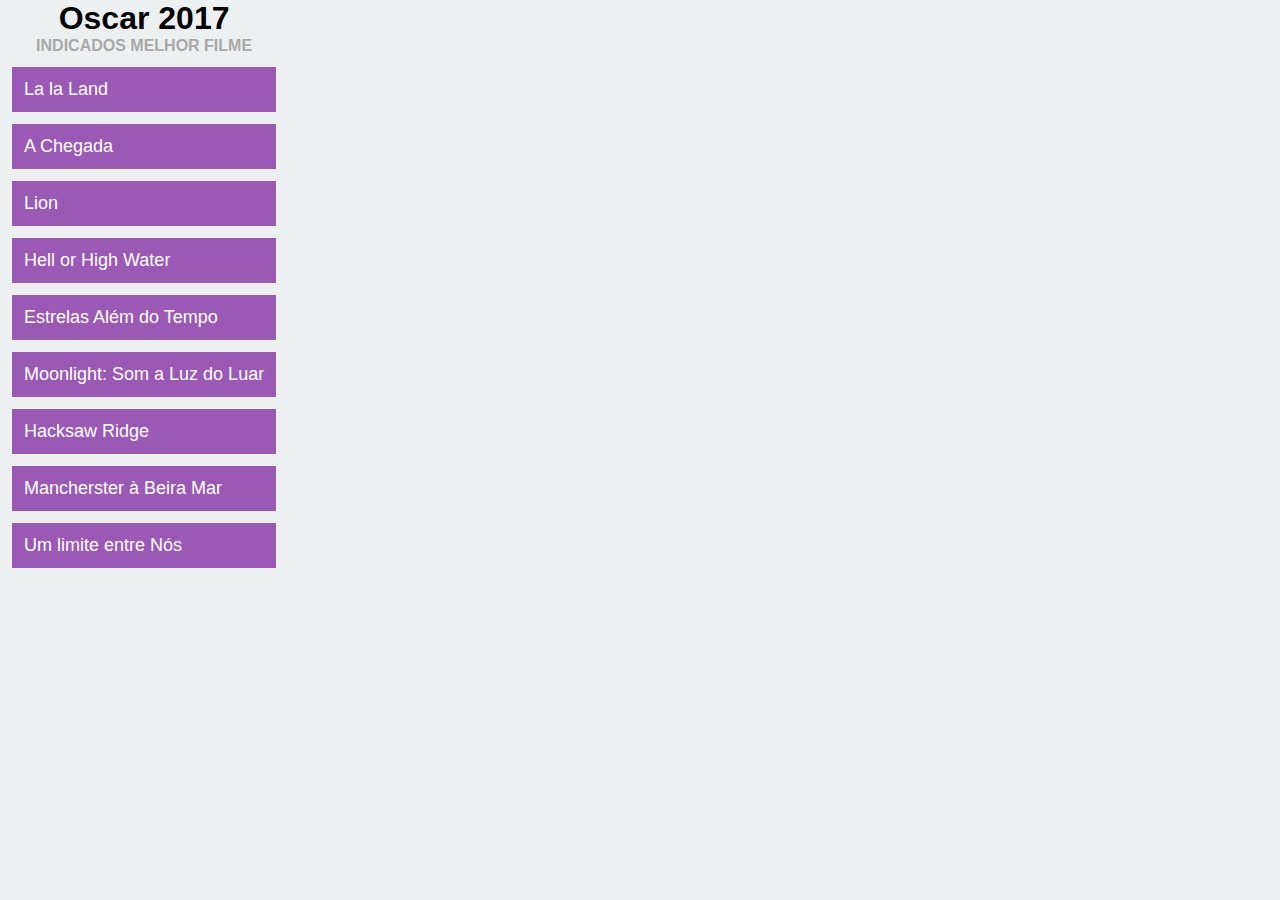
<file: proj001/index.html>
<!DOCTYPE html>
<html lang="pt-BR">
<head>
  <title>Document</title>
  <link rel="stylesheet" href="estilo.css">
</head>
<body>
  <h1>Oscar 2017</h1>
  <h2>Indicados Melhor Filme</h2>

  <ul>
    <li>La la Land</li>
    <li>A Chegada</li>
    <li>Lion</li>
    <li>Hell or High Water</li>
    <li>Estrelas Além do Tempo</li>
    <li>Moonlight: Som a Luz do Luar</li>
    <li>Hacksaw Ridge</li>
    <li>Mancherster à Beira Mar</li>
    <li>Um limite entre Nós</li>
  </ul>
  
</body>
</html>
</file>
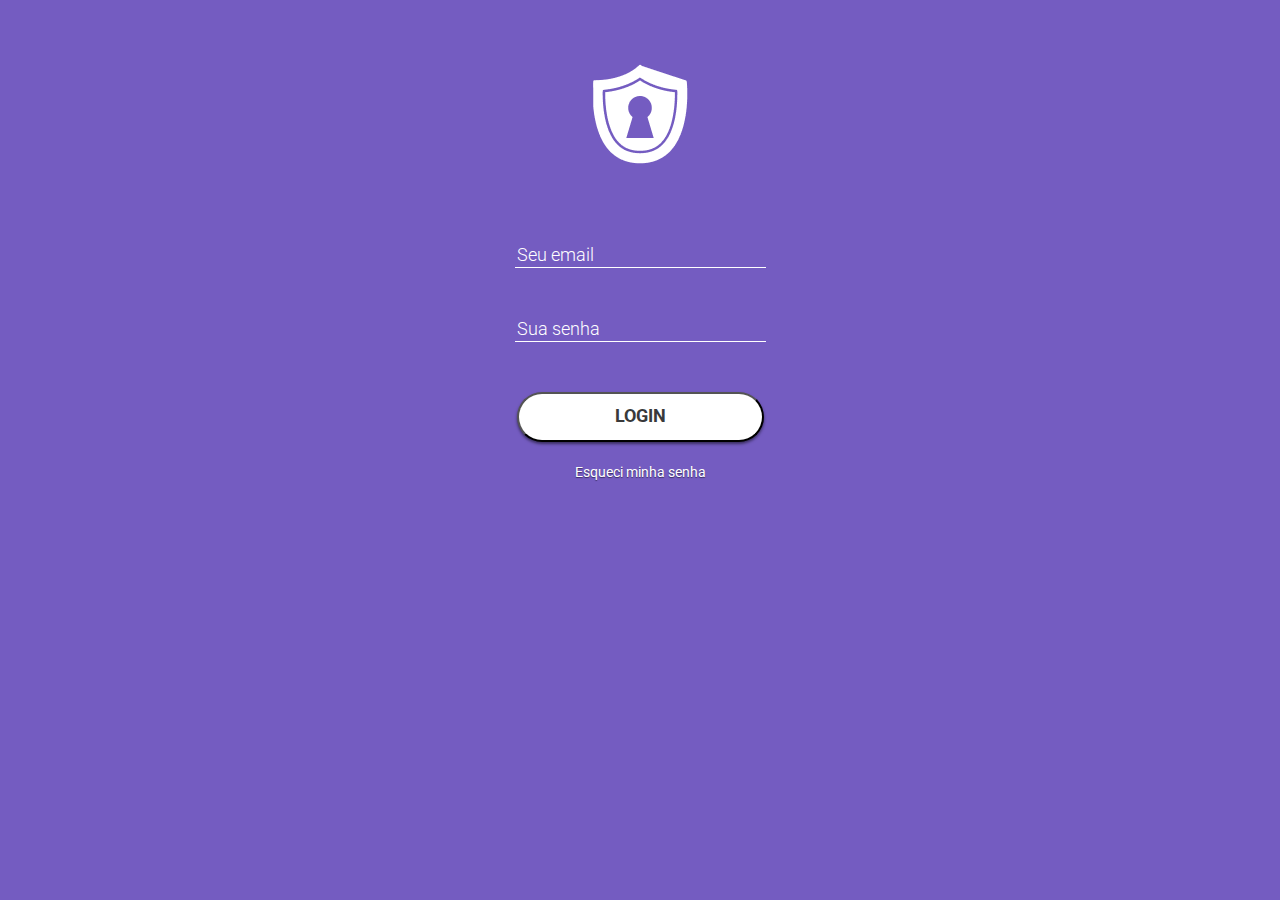
<file: proj003/index.html>
<!DOCTYPEhtml>
<html lang="pt-br">
    <head>
        <meta charset="UTF-8" />
        <title>pm-proj003-login</title>
        <link rel="stylesheet" href="normalize.css" >
        <link rel="stylesheet" href="estilo.css"><link href="https://fonts.googleapis.com/css?family=Roboto" rel="stylesheet">
    </head>
    <body>
        <img src="logo.png">
        <div class="container">
                        
            <div class="content">
               <form method="post" action="">
                   <p>
                       <input id="email_login" name="email_login" required="required" type="email" placeholder="Seu email"/>
                   </p>
                   <p>
                       <input id="password" name="password" required="required" type="password" placeholder="Sua senha"/>
                   </p>
                   <p>
                       <button type="submit"><b>login</b></button>
                   </p>
               </form>
               <a href="senha.html">Esqueci minha senha</a>
                
            </div>
        </div>
    </body>
</html>
</file>
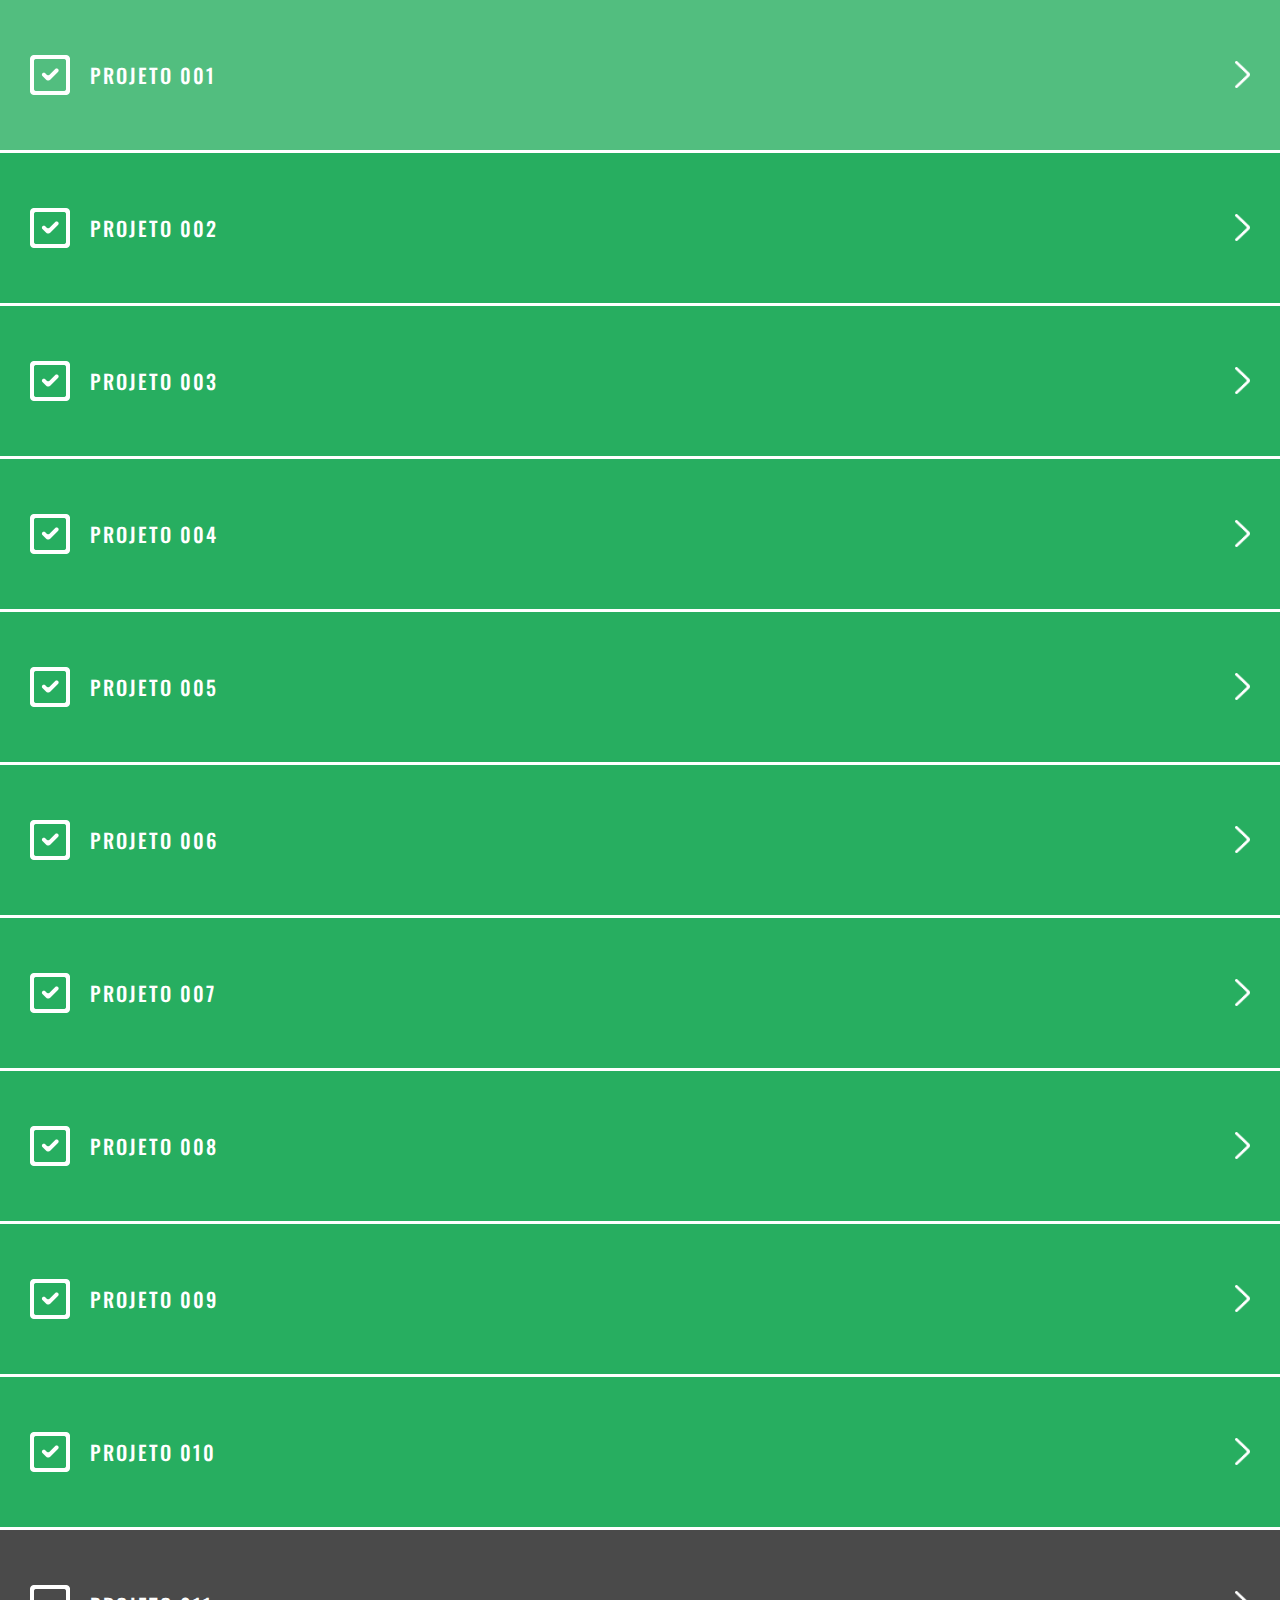
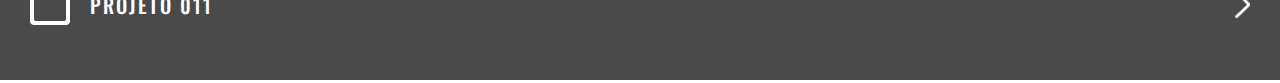
<file: proj004/index.html>
<!DOCTYPE html>
<html lang="pt-br">

<head>
    <meta charset="UTF-8" />
    <title>pm-proj004</title>
    <link rel="stylesheet" type="text/css" href="normalize.css">
    <link rel="stylesheet" type="text/css" href="estilo.css">
    <link rel="stylesheet" type="text/css" href="//fonts.googleapis.com/css?family=Oswald" />
</head>

<body>
    <ul>

        <li class="done">
            <a href="../proj001/">projeto 001</a>
        </li>

        <li class="done">
            <a href="../proj002/design/">projeto 002</a>
        </li>

        <li class="done">
            <a href="../proj003/">projeto 003</a>
        </li>

        <li class="done">
            <a href="index.html">projeto 004</a>
        </li>

        <li class="done">
            <a href="../proj005/">projeto 005</a>
        </li>

        <li class="done">
            <a href="../proj006/">projeto 006</a>
        </li>

        <li class="done">
            <a href="../proj007/">projeto 007</a>
        </li>

        <li class="done">
            <a href="../proj008/">projeto 008</a>
        </li>

        <li class="done">
            <a href="../proj009/">projeto 009</a>
        </li>

        <li class="done">
            <a href="../proj010/">projeto 010</a>
        </li>

        <li>
            <a id="undone" href="../proj011/">projeto 011</a>
        </li>

        <!--
        
        
        <li>
            <a id="undone" href="../proj012/">projeto 012</a>
        </li>
        
        <li>
            <a id="undone" href="../proj013/">projeto 013</a>
        </li>
        
        <li>
            <a id="undone" href="../proj014/">projeto 014</a>
        </li>
        
        <li>
            <a id="undone" href="../proj015/">projeto 015</a>
        </li>
        
        <li>
            <a id="undone" href="../proj016/">projeto 016</a>
        </li>
        
        <li>
            <a id="undone" href="../proj017/">projeto 017</a>
        </li>
        
        <li>
            <a id="undone" href="../proj018/">projeto 018</a>
        </li>
        
        <li>
            <a id="undone" href="../proj019/">projeto 019</a>
        </li>
        
        <li>
            <a id="undone" href="../proj020/">projeto 020</a>
        </li>
        
        -->

    </ul>
</body>

</html>
</file>
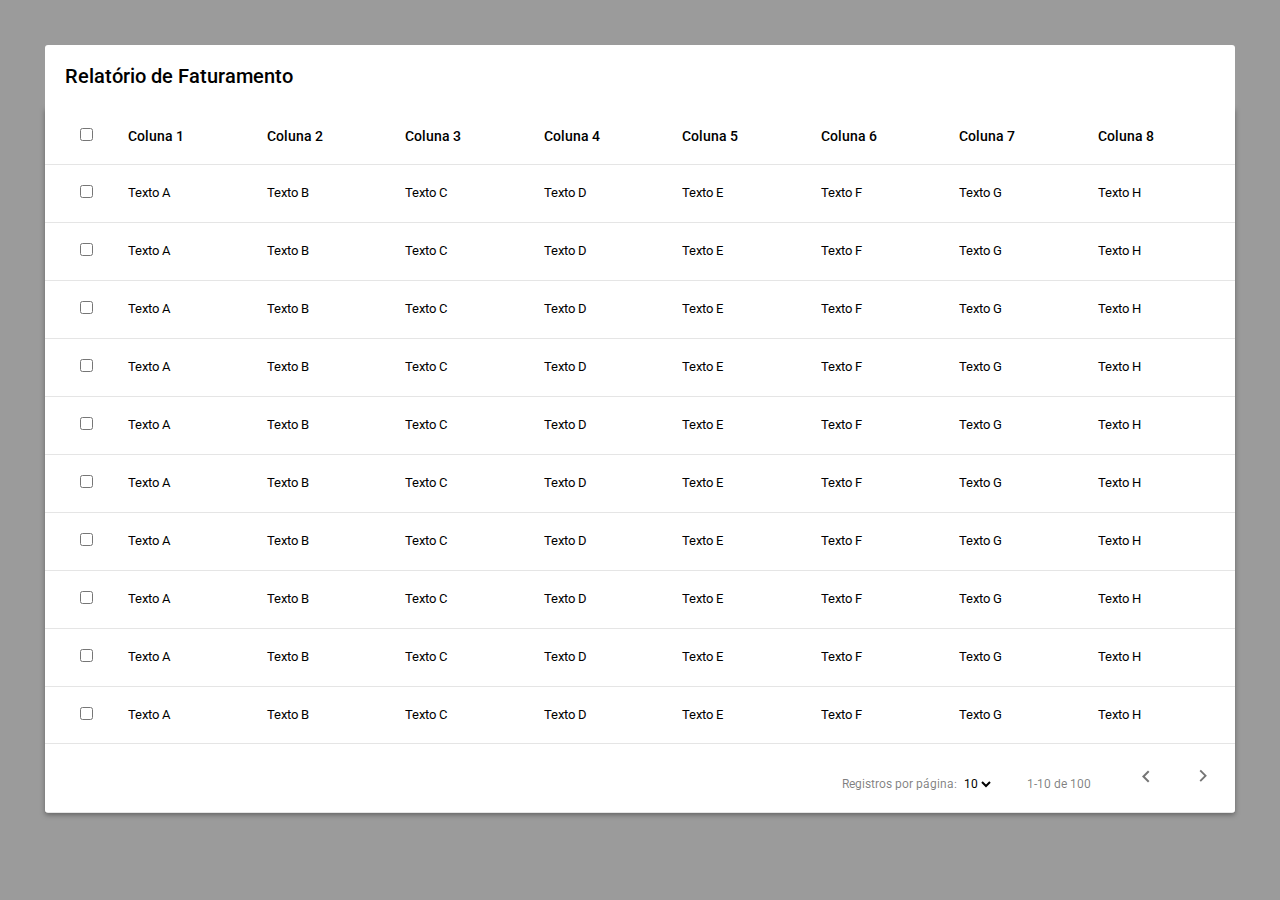
<file: proj005/index.html>
<!DOCTYPE html>

<html lang="pt-br">
   
    <head>
       
        <meta charset="UTF-8" />
        <title>pm-proj005</title>
        <link rel="stylesheet" type="text/css" href="normalize.css">
        <link rel="stylesheet" type="text/css" href="estilo.css">
        <link rel="stylesheet" type="text/css" href="https://fonts.googleapis.com/css?family=Roboto:400, 500">
        
    </head>
    
    <body>
       
        <table>
           
            <caption>Relatório de Faturamento</caption>
            
            <thead>
               
                <tr>
                   
                    <th><input type="checkbox"></th>
                    <th>Coluna 1</th>
                    <th>Coluna 2</th>
                    <th>Coluna 3</th>
                    <th>Coluna 4</th>
                    <th>Coluna 5</th>
                    <th>Coluna 6</th>
                    <th>Coluna 7</th>
                    <th>Coluna 8</th>
                    
                </tr>
                
            </thead>
            
            <tbody>
               
                <tr>
                   
                    <td><input type="checkbox"></td>
                    <td>Texto A</td>
                    <td>Texto B</td>
                    <td>Texto C</td>
                    <td>Texto D</td>
                    <td>Texto E</td>
                    <td>Texto F</td>
                    <td>Texto G</td>
                    <td>Texto H</td>
                    
                </tr>
                
                <tr>
                   
                    <td><input type="checkbox"></td>
                    <td>Texto A</td>
                    <td>Texto B</td>
                    <td>Texto C</td>
                    <td>Texto D</td>
                    <td>Texto E</td>
                    <td>Texto F</td>
                    <td>Texto G</td>
                    <td>Texto H</td>
                    
                </tr>
                
                <tr>
                   
                    <td><input type="checkbox"></td>
                    <td>Texto A</td>
                    <td>Texto B</td>
                    <td>Texto C</td>
                    <td>Texto D</td>
                    <td>Texto E</td>
                    <td>Texto F</td>
                    <td>Texto G</td>
                    <td>Texto H</td>
                    
                </tr>
                
                <tr>
                   
                    <td><input type="checkbox"></td>
                    <td>Texto A</td>
                    <td>Texto B</td>
                    <td>Texto C</td>
                    <td>Texto D</td>
                    <td>Texto E</td>
                    <td>Texto F</td>
                    <td>Texto G</td>
                    <td>Texto H</td>
                    
                </tr>
                
                <tr>
                   
                    <td><input type="checkbox"></td>
                    <td>Texto A</td>
                    <td>Texto B</td>
                    <td>Texto C</td>
                    <td>Texto D</td>
                    <td>Texto E</td>
                    <td>Texto F</td>
                    <td>Texto G</td>
                    <td>Texto H</td>
                    
                </tr>
                
                <tr>
                   
                    <td><input type="checkbox"></td>
                    <td>Texto A</td>
                    <td>Texto B</td>
                    <td>Texto C</td>
                    <td>Texto D</td>
                    <td>Texto E</td>
                    <td>Texto F</td>
                    <td>Texto G</td>
                    <td>Texto H</td>
                    
                </tr>
                
                <tr>
                   
                    <td><input type="checkbox"></td>
                    <td>Texto A</td>
                    <td>Texto B</td>
                    <td>Texto C</td>
                    <td>Texto D</td>
                    <td>Texto E</td>
                    <td>Texto F</td>
                    <td>Texto G</td>
                    <td>Texto H</td>
                    
                </tr>
                
                <tr>
                   
                    <td><input type="checkbox"></td>
                    <td>Texto A</td>
                    <td>Texto B</td>
                    <td>Texto C</td>
                    <td>Texto D</td>
                    <td>Texto E</td>
                    <td>Texto F</td>
                    <td>Texto G</td>
                    <td>Texto H</td>
                    
                </tr>
                
                <tr>
                   
                    <td><input type="checkbox"></td>
                    <td>Texto A</td>
                    <td>Texto B</td>
                    <td>Texto C</td>
                    <td>Texto D</td>
                    <td>Texto E</td>
                    <td>Texto F</td>
                    <td>Texto G</td>
                    <td>Texto H</td>
                </tr>
                
                <tr>
                   
                    <td><input type="checkbox"></td>
                    <td>Texto A</td>
                    <td>Texto B</td>
                    <td>Texto C</td>
                    <td>Texto D</td>
                    <td>Texto E</td>
                    <td>Texto F</td>
                    <td>Texto G</td>
                    <td>Texto H</td>
                    
                </tr>
                
            </tbody>
            
            <tfoot>
               
                <tr>
                  
                   <td colspan="9">Registros por página:
                        
                        <select>
                            <option value="10">10</option>
                            <option value="20">20</option>
                            <option value="30">30</option>
                        </select>     
                                           
                        <span>1-10 de 100</span> 
                                               
                        <a href="#"><img src="Icon.png"></a> 
                                               
                        <a href="#"><img src="Icon2.png"></a>
                        
                   </td>
                   
               </tr>
               
            </tfoot>
            
        </table>        
        
    </body>
    
</html>
</file>
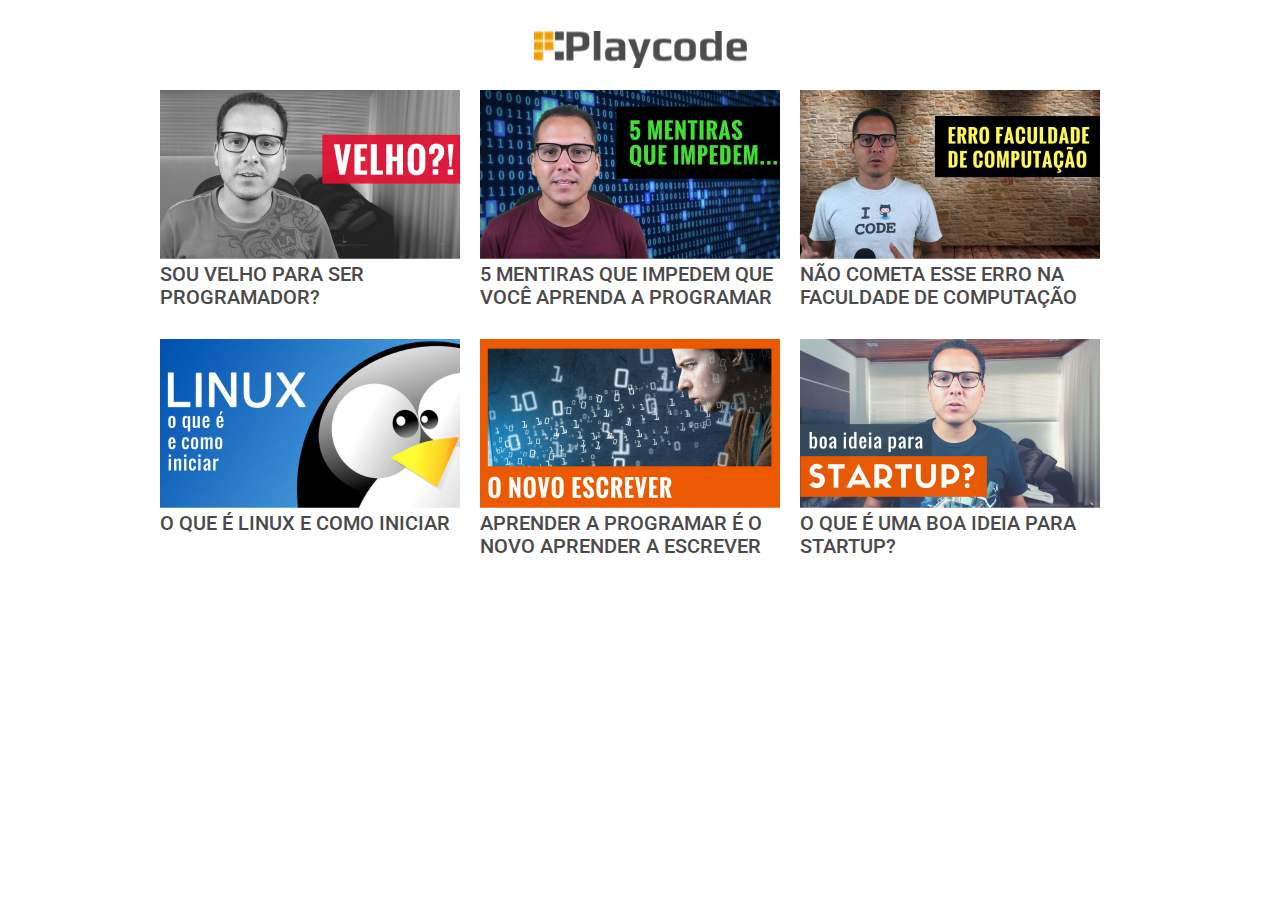
<file: proj006/index.html>
<!DOCTYPE html>
<html lang="pt-br">
    
    <head>
       
        <title>pm-proj006</title>
        <meta charset="UTF-8" />
        <meta name="viewport" content="width=device-width, initial-scale=1.0">
        <link rel="stylesheet" type="text/css" href="normalize.css">
        <link rel="stylesheet" type="text/css" href="estilo.css">
        <link rel="stylesheet" type="text/css" href="https://fonts.googleapis.com/css?family=Roboto:500">

    </head>
    
    <body>
        
        <div class="container">
            
            <h1>               
                <span>Playcode</span>                
            </h1>               

            <div class="card">
                <img src="card1.png">
                <h2>Sou velho para ser programador?</h2>
            </div>

            <div class="card">
                <img src="card2.png">
                <h2>5 mentiras que impedem que você aprenda a programar</h2>
            </div>

            <div class="card">
                <img src="card3.png">
                <h2>não cometa esse erro na faculdade de computação</h2>
            </div>

            <div class="card">
                <img src="card4.png">
                <h2>o que é linux e como iniciar</h2>
            </div>

            <div class="card">
                <img src="card5.png">
                <h2>aprender a programar é o novo aprender a escrever</h2>
            </div>

            <div class="card">
                <img src="card6.png">
                <h2>o que é uma boa ideia para startup?</h2>
            </div>   
            
        </div>
        
    </body>
    
</html>
</file>
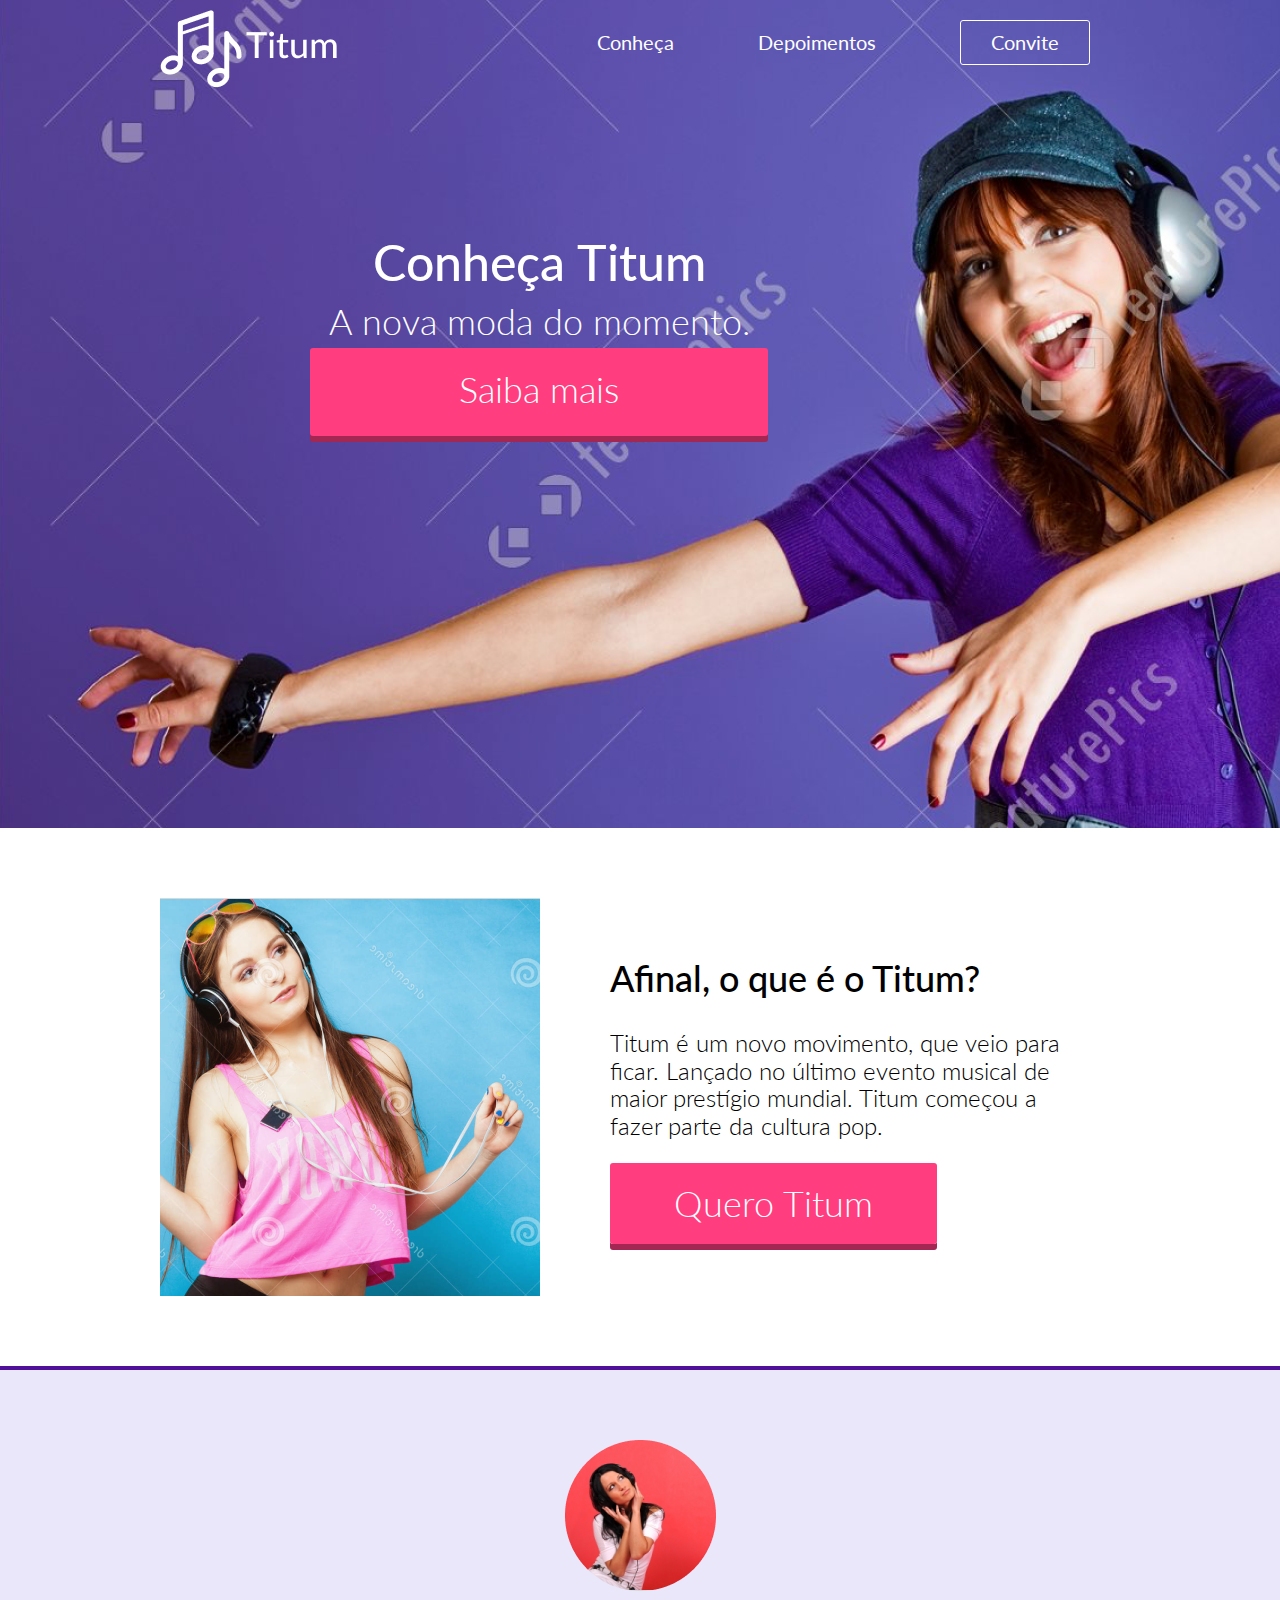
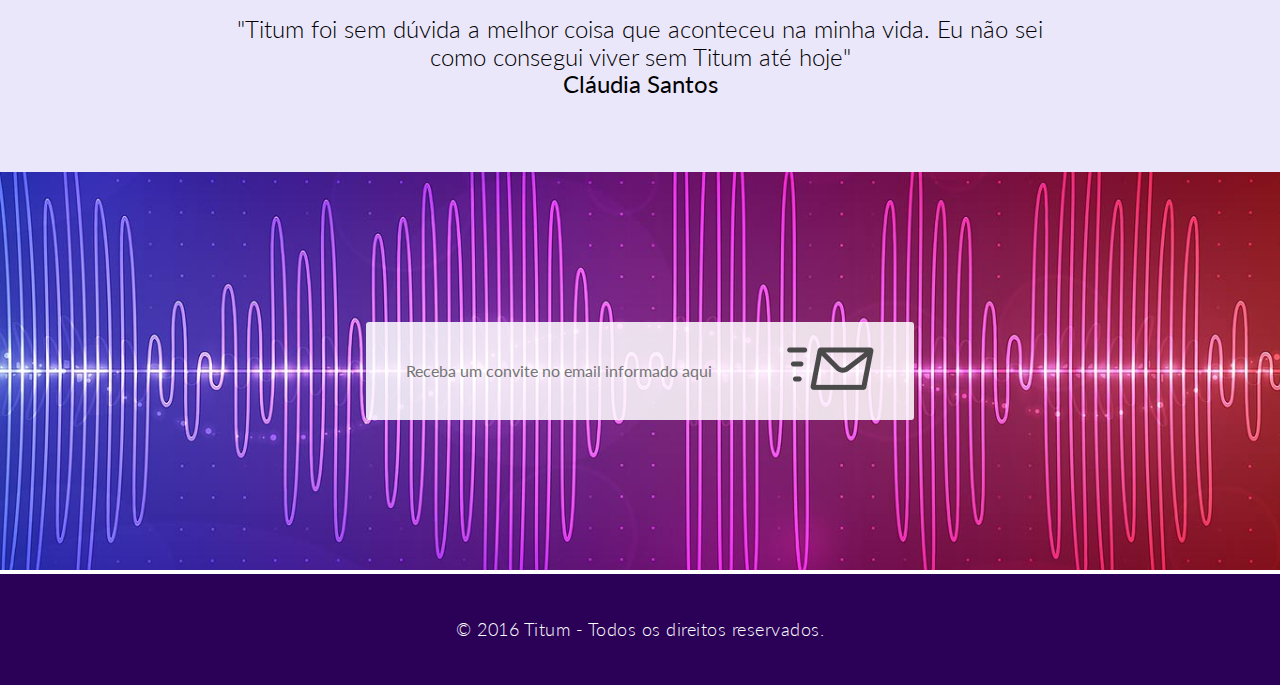
<file: proj007/index.html>
<!DOCTYPE html>
<html lang="pt-br">
    
    <head>
       
        <title>pm-proj007</title>
        <meta charset="UTF-8" />
        <meta name="viewport" content="width=device-width, initial-scale=1.0">
        <link rel="stylesheet" type="text/css" href="normalize.css"/>
        <link rel="stylesheet" type="text/css" href="estilo.css"/>
        <link rel="stylesheet" href="https://fonts.googleapis.com/css?family=Lato:300, 500"/>

    </head>
    
    <body>
        
        <section id="topo">
          
           <header>
                
                <div class="container">

                    <h1>
                        Titum
                    </h1>

                    <nav>

                        <ul>
                            <li>
                                <a href="#conheca">Conheça</a>
                            </li>

                            <li>
                                <a href="#depoimento">Depoimentos</a>
                            </li>

                            <li>
                                <a href="#convite">Convite</a>
                            </li>

                        </ul>

                    </nav>
                
               </div>
            
            </header>
         
            <div class="container">
               
                <div class="topo2">
                   
                   <h2>Conheça Titum</h2>
                   <p>A nova moda do momento.</p>
                    <a href="#conheca">Saiba mais</a>
                   
                </div>
                
            </div>
            
        </section>
        
        <section id="conheca">
            
            <div class="container">
                
                <img src="conhecaimg.png"/>
                
                <div class="conheca2">

                    <h2>Afinal, o que é o Titum?</h2>

                    <p>Titum é um novo movimento, que veio para ficar. Lançado no último evento musical de maior prestígio mundial. Titum começou a fazer parte da cultura pop.</p>

                    <a href="#convite">Quero Titum</a>
                </div>
                
            </div>
            
            
        </section>
        
        <section id="depoimento">
            
            <div class="container">
                
                <img src="testemunhoimg.png">
                
                <p>"Titum foi sem dúvida a melhor coisa que aconteceu na minha vida. Eu não sei como consegui viver sem Titum até hoje"<br><strong>Cláudia Santos</strong></p>
                
            </div>
            
        </section>
        
        <section id="convite">
              
            <div class="container">
               
                <form action="">

                   <input type="email" placeholder="Receba um convite no email informado aqui"/>

                    <button><span>Enviar</span></button>

                </form>
            
            </div>
            
        </section>
        
        <footer>
           
            <div class="container">
            
                <h2>© 2016 Titum - Todos os direitos reservados.</h2>
             
            </div>              
            
        </footer>
        
    </body>
</file>
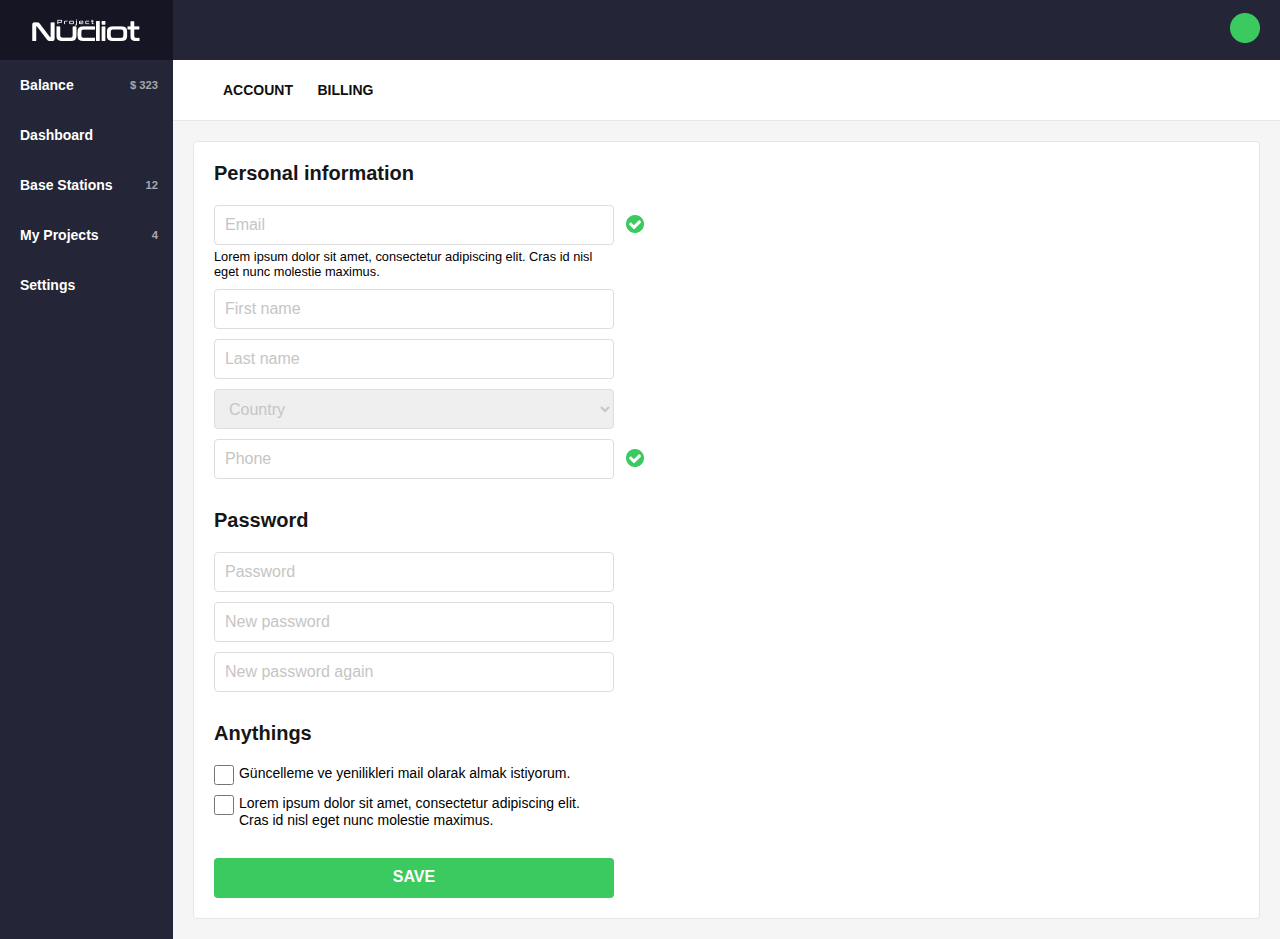
<file: proj008/index.html>
<!DOCTYPE html>
<html lang="pt-br">

<head>

    <title>pm-proj008</title>
    <meta charset="UTF-8" />
    <meta name="viewport" content="width=device-width, initial-scale=1.0">
    <link rel="stylesheet" type="text/css" href="normalize.css" />
    <link rel="stylesheet" type="text/css" href="estilo.css" />
    <link rel="stylesheet" href="https://use.fontawesome.com/releases/v5.8.2/css/all.css" integrity="sha384-oS3vJWv+0UjzBfQzYUhtDYW+Pj2yciDJxpsK1OYPAYjqT085Qq/1cq5FLXAZQ7Ay" crossorigin="anonymous">

</head>



<body>
    <aside>
        <h1><span>Nucliot</span></h1>

        <nav>
            <ul>
                <li>
                    <a href="#">
                        <i class="fas fa-dollar-sign"></i>
                        <span>Balance</span>
                        <small>$ 323</small>
                    </a>
                </li>
                <li>
                    <a href="#">
                        <i class="fas fa-chart-area"></i>
                        <span>Dashboard</span>
                    </a>
                </li>
                <li>
                    <a href="#">
                        <i class="fas fa-signal"></i>
                        <span>Base Stations</span>
                        <small>12</small>
                    </a>
                </li>
                <li>
                    <a href="#">
                        <i class="fas fa-cubes"></i>
                        <span>My Projects</span>
                        <small>4</small>
                    </a>
                </li>
                <li>
                    <a href="#">
                        <i class="fas fa-cog"></i>
                        <span>Settings</span>
                    </a>
                </li>
            </ul>
        </nav>
    </aside>


    <section id="principal">
        <header>
            <a href="#">
                <img src="TD.png">
            </a>
        </header>
        <div class="modulo">

            <div class="abas">
                <ul>
                    <li><a href="#">Account</a></li>
                    <li><a href="#">Billing</a></li>
                </ul>
            </div>

            <div class="container">
                <div class="canvas">
                    <form action="">
                        <h2>Personal information</h2>
                        <ul>
                            <li class="ok">
                                <input type="text" placeholder="Email">
                                <small>Lorem ipsum dolor sit amet, consectetur adipiscing elit. Cras id nisl eget nunc molestie maximus.</small>
                            </li>
                            <li>
                                <input type="text" placeholder="First name">
                            </li>
                            <li>
                                <input type="text" placeholder="Last name">
                            </li>
                            <li>
                                <select>
                                    <option value="Country">Country</option>
                                    <option value="Country">New Zealand</option>
                                </select>
                            </li>
                            <li class="ok">
                                <input type="text" placeholder="Phone">
                            </li>
                        </ul>

                        <h2>Password</h2>
                        <ul>
                            <li>
                                <input type="text" placeholder="Password">
                            </li>
                            <li>
                                <input type="text" placeholder="New password">
                            </li>
                            <li>
                                <input type="text" placeholder="New password again">
                            </li>
                        </ul>

                        <h2>Anythings</h2>
                        <ul class="confirmacoes">
                            <li>
                                <input type="checkbox">
                                <label>Güncelleme ve yenilikleri mail olarak almak istiyorum.</label>
                            </li>
                            <li>
                                <input type="checkbox">
                                <label>Lorem ipsum dolor sit amet, consectetur adipiscing elit. Cras id nisl eget nunc molestie maximus.</label>
                            </li>
                        </ul>

                        <button>Save</button>

                    </form>
                </div>
            </div>
        </div>
    </section>


</body>

</html>
</file>
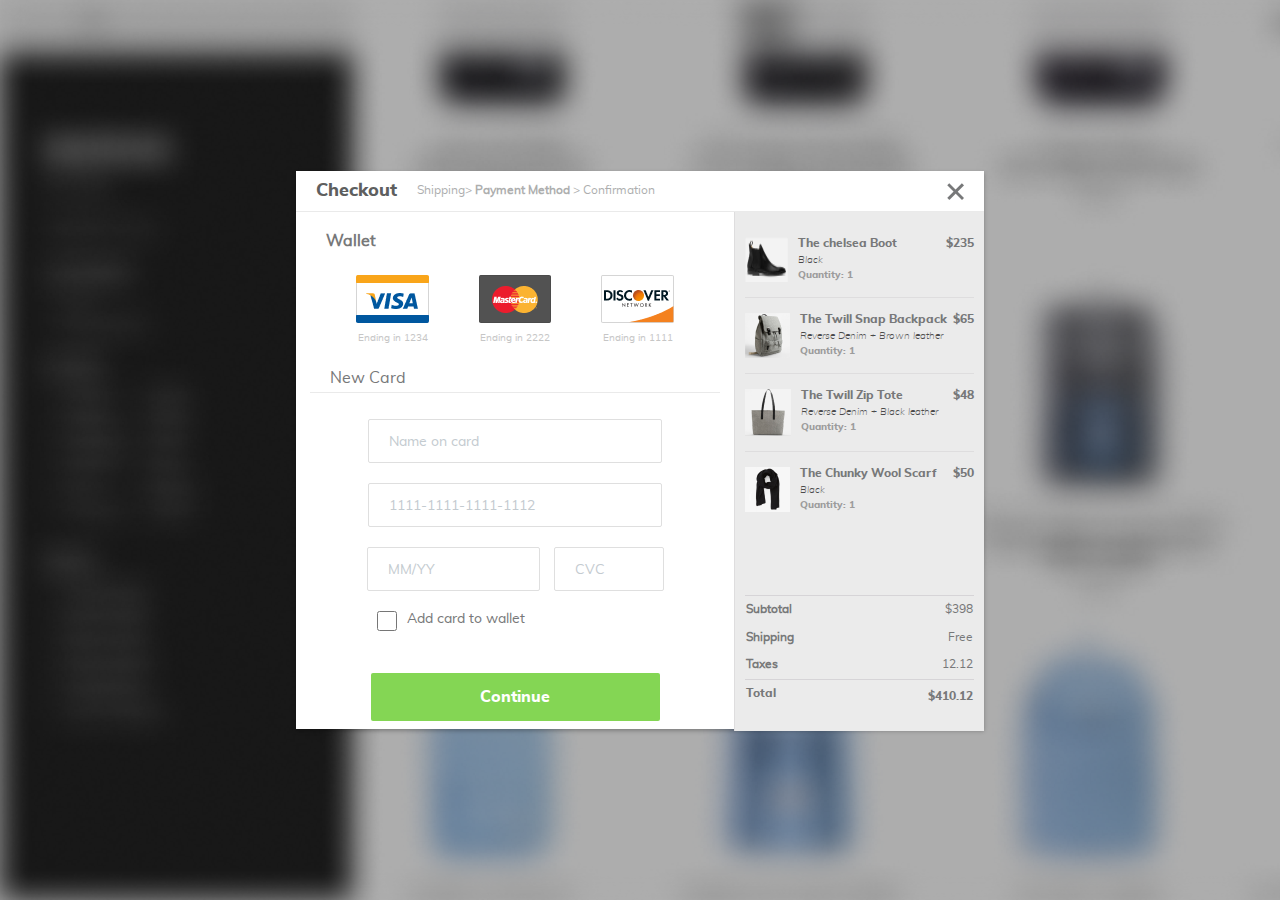
<file: proj009/index.html>
<!DOCTYPE html>
<html lang="pt-BR">

<head>
    <meta charset="UTF-8">
    <title>projeto 009</title>
    <link rel="stylesheet" href="css/normalize.css">
    <link rel="stylesheet" href="fonts/stylesheet.css">
    <link rel="stylesheet" href="css/principal.css">
</head>

<body>

    <div class="checkout">
        <header>
            <div>
                <h1>Checkout</h1>
                <span>Shipping> <strong>Payment Method</strong> > Confirmation</span>
            </div>
            <a href="#"><span>Fechar</span></a>
        </header>
        <main>
            <div class="cartao">
                <div class="wallet">
                    <h2>Wallet</h2>
                    <ul>
                        <li>
                            <a href="#">
                                <img src="img/visa.png">
                                <small>Ending in 1234</small>
                            </a>
                        </li>
                        <li>
                            <a href="#">
                                <img src="img/Mastercard%20card.png">
                                <small>Ending in 2222</small>
                            </a>
                        </li>
                        <li>
                            <a href="#">
                                <img src="img/discover.png">
                                <small>Ending in 1111</small>
                            </a>
                        </li>
                    </ul>
                </div>

                <div class="newCard">
                    <form action="">
                        <fieldset>

                            <legend>New Card</legend>

                            <input type="text" placeholder="Name on card">
                            <input type="text" placeholder="1111-1111-1111-1112">
                            <br>
                            <input type="text" class="data" placeholder="MM/YY">

                            <input type="text" class="cvc" placeholder="CVC">
                            <br>
                            <label for="addWallet">
                                <input type="checkbox" class="checkbox" name="addWallet">
                                Add card to wallet</label>

                            <button>Continue</button>

                        </fieldset>
                    </form>
                </div>

            </div>
            <div class="resumos">
                <ul class="produtos">
                    <li>
                        <img src="img/boot.png">
                        <div class="detalhes">
                            <h3>The chelsea Boot</h3>
                            <small>Black</small>
                            <span>Quantity: 1</span>
                        </div>
                        <span class="preco">$235</span>
                    </li>
                    <li>
                        <img src="img/backpack.png">
                        <div class="detalhes">
                            <h3>The Twill Snap Backpack</h3>
                            <small>Reverse Denim + Brown leather</small>
                            <span>Quantity: 1</span>
                        </div>
                        <span class="preco">$65</span>
                    </li>
                    <li>
                        <img src="img/tote.png">
                        <div class="detalhes">
                            <h3>The Twill Zip Tote</h3>
                            <small>Reverse Denim + Black leather</small>
                            <span>Quantity: 1</span>
                        </div>
                        <span class="preco">$48</span>
                    </li>
                    <li>
                        <img src="img/scarf.png">
                        <div class="detalhes">
                            <h3>The Chunky Wool Scarf</h3>
                            <small>Black</small>
                            <span>Quantity: 1</span>
                        </div>
                        <span class="preco">$50</span>
                    </li>
                </ul>

                <table>
                    <tbody>
                        <tr>
                            <th scope="row">Subtotal</th>
                            <td>$398</td>
                        </tr>
                        <tr>
                            <th scope="row">Shipping</th>
                            <td>Free</td>
                        </tr>
                        <tr>
                            <th scope="row">Taxes</th>
                            <td>12.12</td>
                        </tr>
                    </tbody>

                    <tfoot>
                        <tr>
                            <th scope="row">Total</th>
                            <td>$410.12</td>
                        </tr>
                    </tfoot>
                </table>

            </div>
        </main>
    </div>
</body>

</html>
</file>
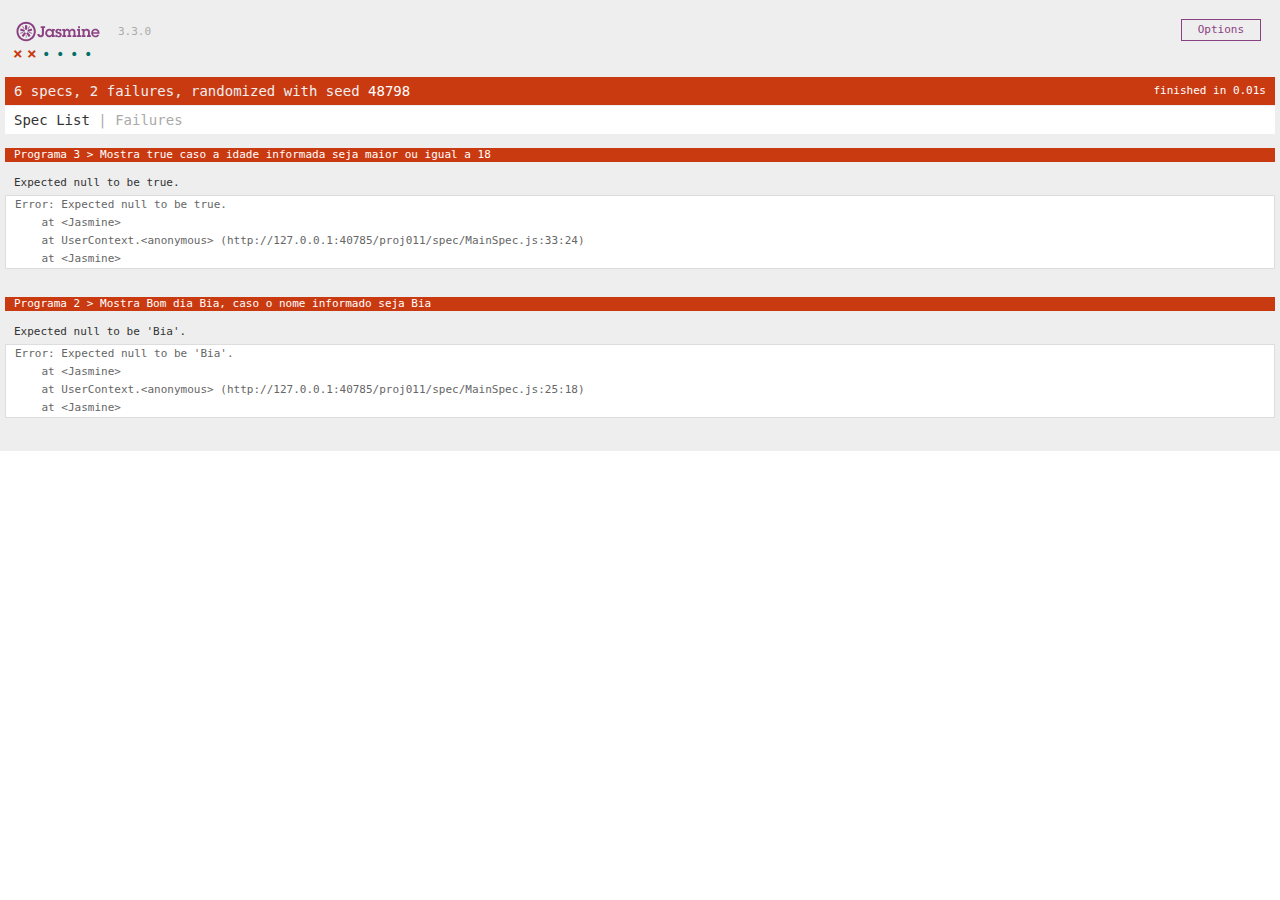
<file: proj011/index.html>
<!DOCTYPE html>
<html>
<head>
  <meta charset="utf-8">
  <title>Jasmine Spec Runner v3.3.0</title>

  <link rel="shortcut icon" type="image/png" href="lib/jasmine-3.3.0/jasmine_favicon.png">
  <link rel="stylesheet" href="lib/jasmine-3.3.0/jasmine.css">

  <script src="lib/jasmine-3.3.0/jasmine.js"></script>
  <script src="lib/jasmine-3.3.0/jasmine-html.js"></script>
  <script src="lib/jasmine-3.3.0/boot.js"></script>

  <!-- include source files here... -->
  <script src="src/programa1.js"></script>
  <script src="src/programa2.js"></script>
  <script src="src/programa3.js"></script>

  <!-- include spec files here... -->
  <script src="spec/SpecHelper.js"></script>
  <script src="spec/MainSpec.js"></script>

</head>

<body>
</body>
</html>
</file>
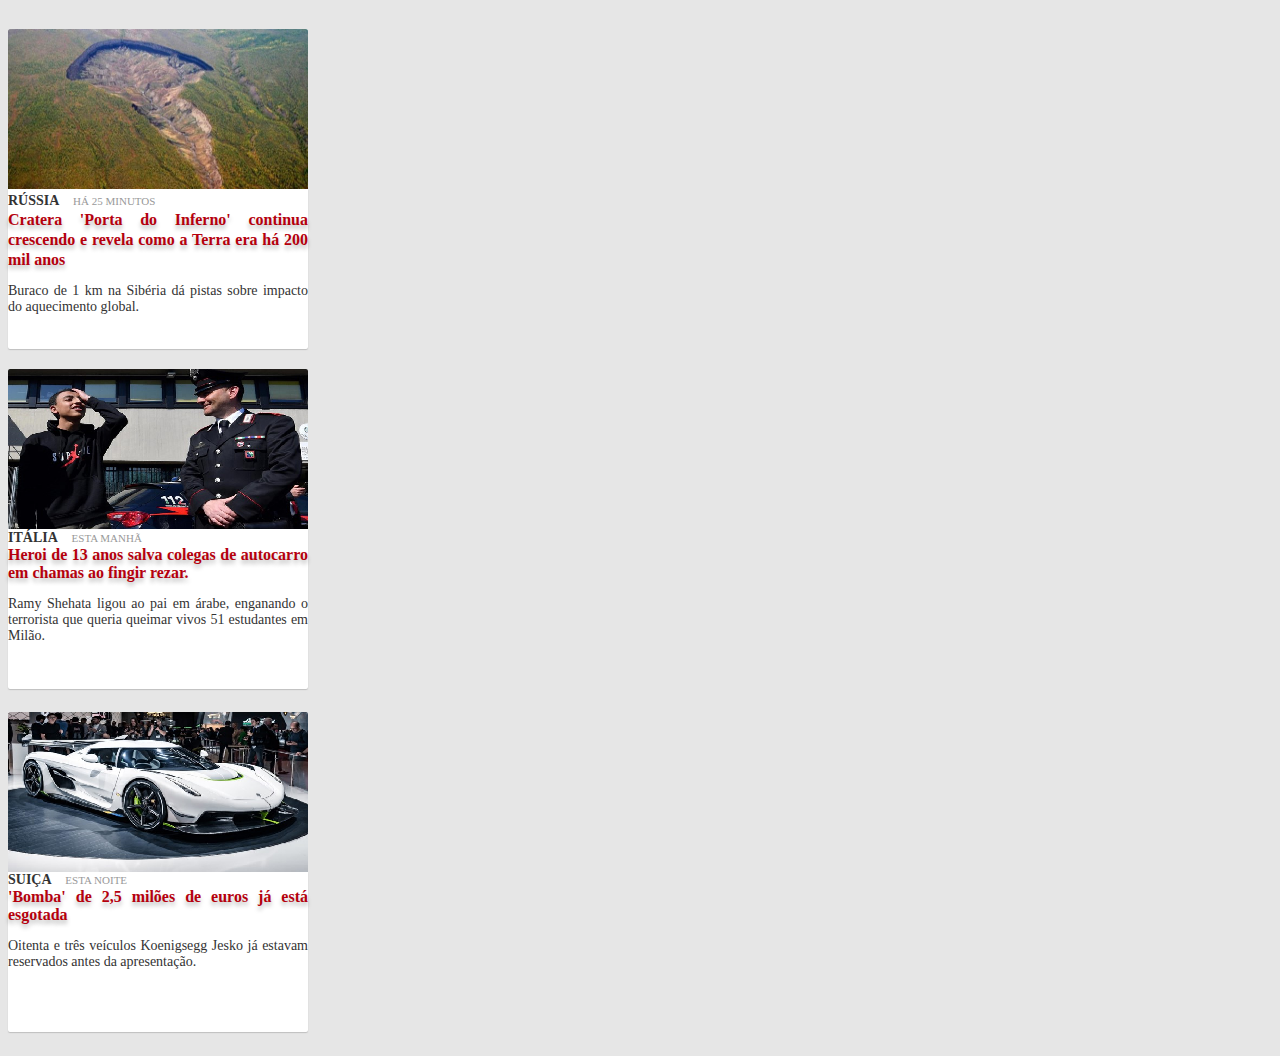
<file: proj002/design/index.html>
<!DOCTYPE html>

<html lang="pt-BR">

<head>
       <title>pm-proj002</title>
       <link rel="stylesheet" href="estilo.css" href="//fonts.googleapis.com/css?family=Open+Sans" />
</head>

<body>
   
    <h1>
         <a href="http://bit.ly/pm-proj002-noticia"><img width="300" heigth="160" src="cratera.png" alt="Cratera 'Porta do Inferno'"></a>
    </h1>
    
    <h2>  
         <table width="300" heigth="16" border="0">
            <td1 width="55">RÚSSIA</td1>
            <td2 width="245">    Há 25 minutos</td2>
         </table>
      
    
        <a href="http://bit.ly/pm-proj002-noticia">Cratera 'Porta do Inferno' continua crescendo e revela como a Terra era há 200 mil anos</a>
        
        <p>Buraco de 1 km na Sibéria dá pistas sobre impacto do aquecimento global.</p>
    </h2>
    
    <h3>
        <a href="https://www.cmjornal.pt/mundo/detalhe/heroi-de-13-anos-salva-colegas-de-autocarro-em-chamas-ao-fingir-rezar?ref=HP_Grupo1"><img src="heroi.bmp" alt="Heroi de 13 anos salva colegas de autocarro em chamas ao fingir rezar"></a>
    </h3>
    
    <h4>
       
        <table width="300" heigth="16" border="0">
            <td1 width="55">Itália</td1>
            <td2 width="245">    Esta manhã</td2>
         </table>
         
        <a href="https://www.cmjornal.pt/mundo/detalhe/heroi-de-13-anos-salva-colegas-de-autocarro-em-chamas-ao-fingir-rezar?ref=HP_Grupo1">Heroi de 13 anos salva colegas de autocarro em chamas ao fingir rezar.</a>
        
        <p>
            Ramy Shehata ligou ao pai em árabe, enganando o terrorista que queria queimar vivos 51 estudantes em Milão.
        </p>
    </h4>
    
    <h5>
         <a href="https://www.cmjornal.pt/tecnologia/detalhe/bomba-de-25-milhoes-de-euros-ja-esta-esgotada?ref=tecnologia_destaque"><img src="Carro.bmp" alt="'Bomba' de 2,5 milões de euros já está esgotada"></a>
    </h5>
    
    <h6>
        <table width="300" heigth="16" border="0">
            <td1 width="55">Suiça</td1>
            <td2 width="245">    Esta noite</td2>
         </table>
         
        <a href="https://www.cmjornal.pt/tecnologia/detalhe/bomba-de-25-milhoes-de-euros-ja-esta-esgotada?ref=tecnologia_destaque">'Bomba' de 2,5 milões de euros já está esgotada</a>
        
        <p>
            Oitenta e três veículos Koenigsegg Jesko já estavam reservados antes da apresentação​.
        </p>
    </h6>
    
</body> 

</html>
</file>
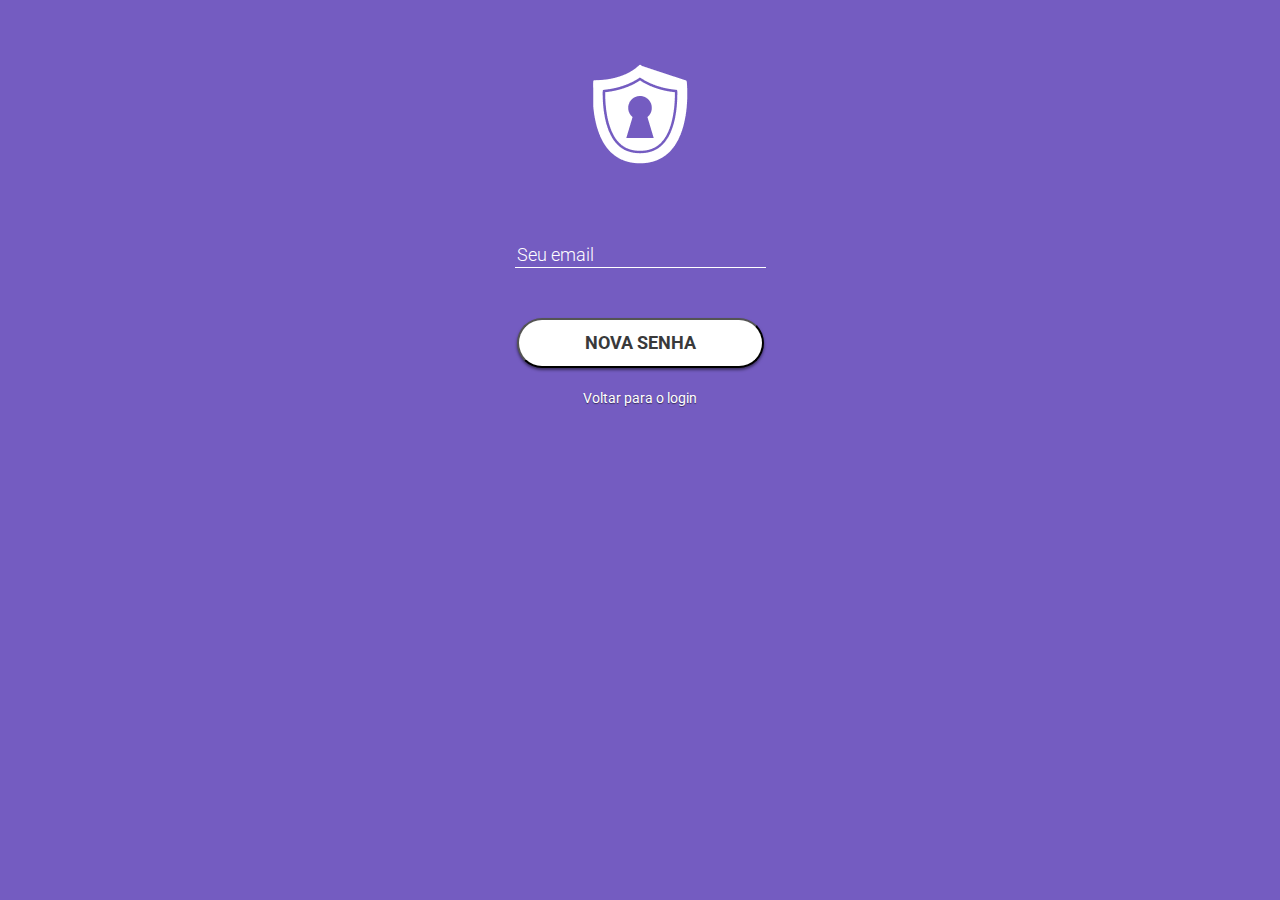
<file: proj003/senha.html>
<!DOCTYPE html>
<html lang="pt-BR">
   <head>
        <meta charset="UTF-8">
        <title>pm-proj003-novasenha</title>
        <link rel="stylesheet" href="normalize.css">
        <link rel="stylesheet" href="estilo.css">
        <link href="https://fonts.googleapis.com/css?family=Roboto" rel="stylesheet">
    </head>
    <body>
        <img src="logo.png">
        <div class="container">
                      
           <div class="content">
               <form method="post" action="">
                   <p>
                       <input id="email_login" name="email_login" required="required" type="email" placeholder="Seu email" />
                   </p>
                   <p>
                       <button type="submit"><b>nova senha</b></button>
                   </p>
               </form>
               <a href="index.html">Voltar para o login</a>
           </div>
            
        </div>
    </body>
</html>
</file>
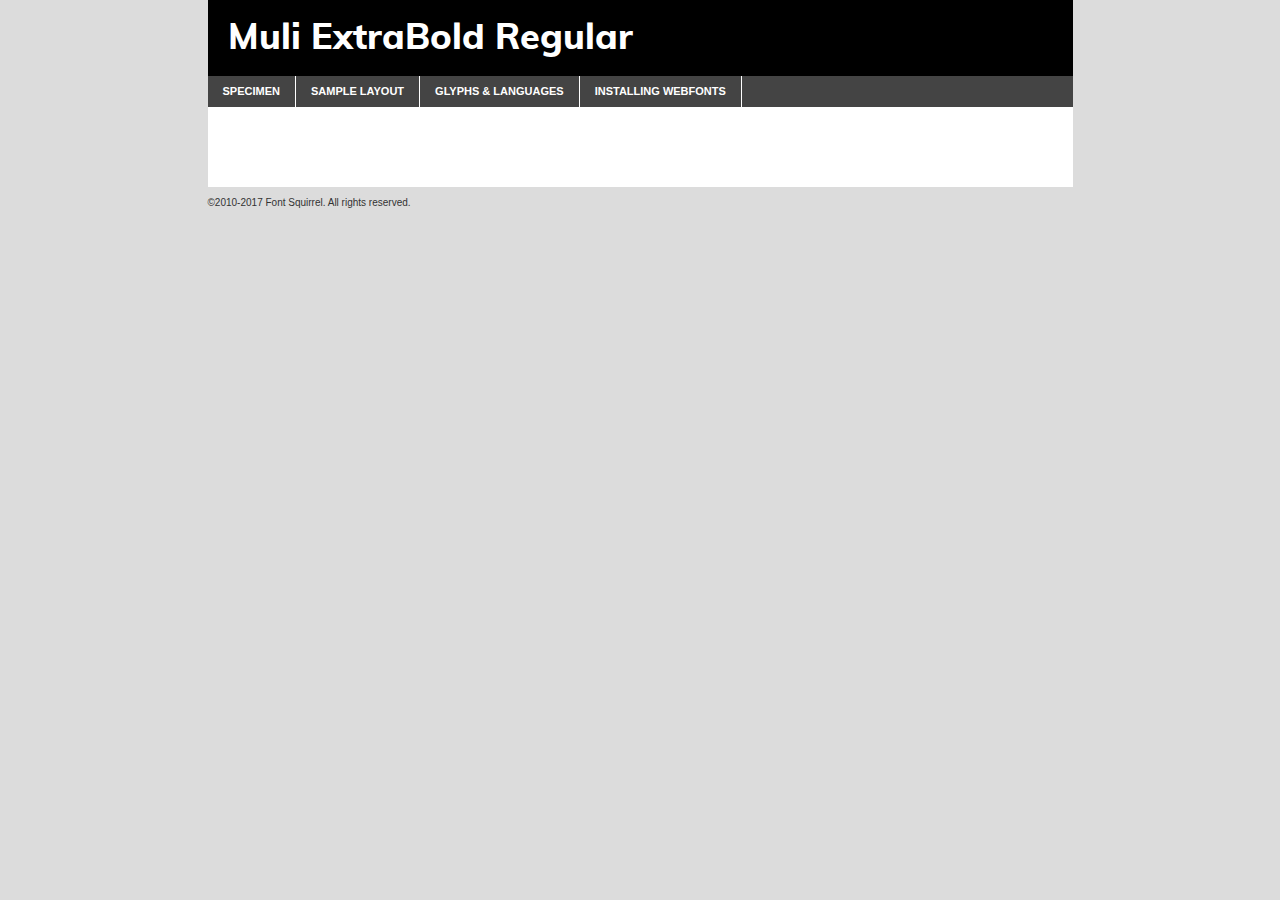
<file: proj009/fonts/muli-extrabold-demo.html>
<!DOCTYPE html PUBLIC "-//W3C//DTD XHTML 1.0 Transitional//EN"
	"http://www.w3.org/TR/xhtml1/DTD/xhtml1-transitional.dtd">

<html xmlns="http://www.w3.org/1999/xhtml" xml:lang="en" lang="en">
<head>
	<meta http-equiv="Content-Type" content="text/html; charset=utf-8" />
	<script src="http://ajax.googleapis.com/ajax/libs/jquery/1.7.2/jquery.min.js" type="text/javascript" charset="utf-8"></script>
	<script type="text/javascript">
	(function($){$.fn.easyTabs=function(option){var param=jQuery.extend({fadeSpeed:"fast",defaultContent:1,activeClass:'active'},option);$(this).each(function(){var thisId="#"+this.id;if(param.defaultContent==''){param.defaultContent=1;}
	if(typeof param.defaultContent=="number")
	{var defaultTab=$(thisId+" .tabs li:eq("+(param.defaultContent-1)+") a").attr('href').substr(1);}else{var defaultTab=param.defaultContent;}
	$(thisId+" .tabs li a").each(function(){var tabToHide=$(this).attr('href').substr(1);$("#"+tabToHide).addClass('easytabs-tab-content');});hideAll();changeContent(defaultTab);function hideAll(){$(thisId+" .easytabs-tab-content").hide();}
	function changeContent(tabId){hideAll();$(thisId+" .tabs li").removeClass(param.activeClass);$(thisId+" .tabs li a[href=#"+tabId+"]").closest('li').addClass(param.activeClass);if(param.fadeSpeed!="none")
	{$(thisId+" #"+tabId).fadeIn(param.fadeSpeed);}else{$(thisId+" #"+tabId).show();}}
	$(thisId+" .tabs li").click(function(){var tabId=$(this).find('a').attr('href').substr(1);changeContent(tabId);return false;});});}})(jQuery);
	</script>
	<link rel="stylesheet" href="specimen_files/specimen_stylesheet.css" type="text/css" charset="utf-8" />
	<link rel="stylesheet" href="stylesheet.css" type="text/css" charset="utf-8" />

	<style type="text/css">
					body{
				font-family: 'muli_extraboldregular';
							}
		</style>

	<title>Muli ExtraBold Regular Specimen</title>
	
	
	<script type="text/javascript" charset="utf-8">
		$(document).ready(function() {
			$('#container').easyTabs({defaultContent:1});
		});
	</script>
</head>

<body>
<div id="container">
	<div id="header">
		Muli ExtraBold Regular	</div>
	<ul class="tabs">
		<li><a href="#specimen">Specimen</a></li>
		<li><a href="#layout">Sample Layout</a></li>
				<li><a href="#glyphs">Glyphs &amp; Languages</a></li>
		<li><a href="#installing">Installing Webfonts</a></li>
		
	</ul>
	
	<div id="main_content">

		
			<div id="specimen">
		
				<div class="section">
					<div class="grid12 firstcol">
						<div class="huge">AaBb</div>
					</div>
				</div>
		
				<div class="section">
					<div class="glyph_range">A&#x200B;B&#x200b;C&#x200b;D&#x200b;E&#x200b;F&#x200b;G&#x200b;H&#x200b;I&#x200b;J&#x200b;K&#x200b;L&#x200b;M&#x200b;N&#x200b;O&#x200b;P&#x200b;Q&#x200b;R&#x200b;S&#x200b;T&#x200b;U&#x200b;V&#x200b;W&#x200b;X&#x200b;Y&#x200b;Z&#x200b;a&#x200b;b&#x200b;c&#x200b;d&#x200b;e&#x200b;f&#x200b;g&#x200b;h&#x200b;i&#x200b;j&#x200b;k&#x200b;l&#x200b;m&#x200b;n&#x200b;o&#x200b;p&#x200b;q&#x200b;r&#x200b;s&#x200b;t&#x200b;u&#x200b;v&#x200b;w&#x200b;x&#x200b;y&#x200b;z&#x200b;1&#x200b;2&#x200b;3&#x200b;4&#x200b;5&#x200b;6&#x200b;7&#x200b;8&#x200b;9&#x200b;0&#x200b;&amp;&#x200b;.&#x200b;,&#x200b;?&#x200b;!&#x200b;&#64;&#x200b;(&#x200b;)&#x200b;#&#x200b;$&#x200b;%&#x200b;*&#x200b;+&#x200b;-&#x200b;=&#x200b;:&#x200b;;</div>
				</div>
				<div class="section">
					<div class="grid12 firstcol">
						<table class="sample_table">
							<tr><td>10</td><td class="size10">abcdefghijklmnopqrstuvwxyzABCDEFGHIJKLMNOPQRSTUVWXYZ0123456789abcdefghijklmnopqrstuvwxyzABCDEFGHIJKLMNOPQRSTUVWXYZ0123456789abcdefghijklmnopqrstuvwxyzABCDEFGHIJKLMNOPQRSTUVWXYZ</td></tr>
							<tr><td>11</td><td class="size11">abcdefghijklmnopqrstuvwxyzABCDEFGHIJKLMNOPQRSTUVWXYZ0123456789abcdefghijklmnopqrstuvwxyzABCDEFGHIJKLMNOPQRSTUVWXYZ0123456789abcdefghijklmnopqrstuvwxyzABCDEFGHIJKLMNOPQRSTUVWXYZ</td></tr>
							<tr><td>12</td><td class="size12">abcdefghijklmnopqrstuvwxyzABCDEFGHIJKLMNOPQRSTUVWXYZ0123456789abcdefghijklmnopqrstuvwxyzABCDEFGHIJKLMNOPQRSTUVWXYZ0123456789abcdefghijklmnopqrstuvwxyzABCDEFGHIJKLMNOPQRSTUVWXYZ</td></tr>
							<tr><td>13</td><td class="size13">abcdefghijklmnopqrstuvwxyzABCDEFGHIJKLMNOPQRSTUVWXYZ0123456789abcdefghijklmnopqrstuvwxyzABCDEFGHIJKLMNOPQRSTUVWXYZ0123456789abcdefghijklmnopqrstuvwxyzABCDEFGHIJKLMNOPQRSTUVWXYZ</td></tr>
							<tr><td>14</td><td class="size14">abcdefghijklmnopqrstuvwxyzABCDEFGHIJKLMNOPQRSTUVWXYZ0123456789abcdefghijklmnopqrstuvwxyzABCDEFGHIJKLMNOPQRSTUVWXYZ0123456789abcdefghijklmnopqrstuvwxyzABCDEFGHIJKLMNOPQRSTUVWXYZ</td></tr>
							<tr><td>16</td><td class="size16">abcdefghijklmnopqrstuvwxyzABCDEFGHIJKLMNOPQRSTUVWXYZ0123456789abcdefghijklmnopqrstuvwxyzABCDEFGHIJKLMNOPQRSTUVWXYZ</td></tr>
							<tr><td>18</td><td class="size18">abcdefghijklmnopqrstuvwxyzABCDEFGHIJKLMNOPQRSTUVWXYZ0123456789abcdefghijklmnopqrstuvwxyzABCDEFGHIJKLMNOPQRSTUVWXYZ</td></tr>
							<tr><td>20</td><td class="size20">abcdefghijklmnopqrstuvwxyzABCDEFGHIJKLMNOPQRSTUVWXYZ0123456789abcdefghijklmnopqrstuvwxyzABCDEFGHIJKLMNOPQRSTUVWXYZ</td></tr>
							<tr><td>24</td><td class="size24">abcdefghijklmnopqrstuvwxyzABCDEFGHIJKLMNOPQRSTUVWXYZ0123456789abcdefghijklmnopqrstuvwxyzABCDEFGHIJKLMNOPQRSTUVWXYZ</td></tr>
							<tr><td>30</td><td class="size30">abcdefghijklmnopqrstuvwxyzABCDEFGHIJKLMNOPQRSTUVWXYZ0123456789abcdefghijklmnopqrstuvwxyzABCDEFGHIJKLMNOPQRSTUVWXYZ</td></tr>
							<tr><td>36</td><td class="size36">abcdefghijklmnopqrstuvwxyzABCDEFGHIJKLMNOPQRSTUVWXYZ0123456789abcdefghijklmnopqrstuvwxyzABCDEFGHIJKLMNOPQRSTUVWXYZ</td></tr>
							<tr><td>48</td><td class="size48">abcdefghijklmnopqrstuvwxyzABCDEFGHIJKLMNOPQRSTUVWXYZ0123456789abcdefghijklmnopqrstuvwxyzABCDEFGHIJKLMNOPQRSTUVWXYZ</td></tr>
							<tr><td>60</td><td class="size60">abcdefghijklmnopqrstuvwxyzABCDEFGHIJKLMNOPQRSTUVWXYZ0123456789abcdefghijklmnopqrstuvwxyzABCDEFGHIJKLMNOPQRSTUVWXYZ</td></tr>
							<tr><td>72</td><td class="size72">abcdefghijklmnopqrstuvwxyzABCDEFGHIJKLMNOPQRSTUVWXYZ0123456789abcdefghijklmnopqrstuvwxyzABCDEFGHIJKLMNOPQRSTUVWXYZ</td></tr>
							<tr><td>90</td><td class="size90">abcdefghijklmnopqrstuvwxyzABCDEFGHIJKLMNOPQRSTUVWXYZ0123456789abcdefghijklmnopqrstuvwxyzABCDEFGHIJKLMNOPQRSTUVWXYZ</td></tr>
						</table>
				
					</div>
			
				</div>
		
		
		
								<div class="section" id="bodycomparison">


										<div id="xheight">
				<div class="fontbody">&#x25FC;&#x25FC;&#x25FC;&#x25FC;&#x25FC;&#x25FC;&#x25FC;&#x25FC;&#x25FC;&#x25FC;&#x25FC;&#x25FC;&#x25FC;&#x25FC;&#x25FC;&#x25FC;&#x25FC;&#x25FC;&#x25FC;&#x25FC;&#x25FC;&#x25FC;&#x25FC;&#x25FC;&#x25FC;&#x25FC;&#x25FC;&#x25FC;&#x25FC;&#x25FC;&#x25FC;&#x25FC;&#x25FC;&#x25FC;&#x25FC;&#x25FC;&#x25FC;&#x25FC;&#x25FC;&#x25FC;&#x25FC;&#x25FC;&#x25FC;&#x25FC;&#x25FC;&#x25FC;&#x25FC;&#x25FC;&#x25FC;&#x25FC;&#x25FC;&#x25FC;&#x25FC;&#x25FC;&#x25FC;&#x25FC;&#x25FC;&#x25FC;&#x25FC;&#x25FC;&#x25FC;&#x25FC;&#x25FC;&#x25FC;&#x25FC;&#x25FC;&#x25FC;&#x25FC;&#x25FC;&#x25FC;&#x25FC;&#x25FC;&#x25FC;&#x25FC;&#x25FC;&#x25FC;&#x25FC;&#x25FC;&#x25FC;&#x25FC;&#x25FC;&#x25FC;&#x25FC;&#x25FC;&#x25FC;&#x25FC;&#x25FC;&#x25FC;&#x25FC;&#x25FC;&#x25FC;&#x25FC;&#x25FC;&#x25FC;&#x25FC;&#x25FC;&#x25FC;&#x25FC;&#x25FC;body</div><div class="arialbody">body</div><div class="verdanabody">body</div><div class="georgiabody">body</div></div>
										<div class="fontbody" style="z-index:1">
											body<span>Muli ExtraBold Regular</span>
										</div>
										<div class="arialbody" style="z-index:1">
											body<span>Arial</span>
										</div>
										<div class="verdanabody" style="z-index:1">
											body<span>Verdana</span>
										</div>
										<div class="georgiabody" style="z-index:1">
											body<span>Georgia</span>
										</div>



								</div>
		
		
				<div class="section psample psample_row1" id="">
					
					<div class="grid2 firstcol">
						<p class="size10"><span>10.</span>Aenean lacinia bibendum nulla sed consectetur. Fusce dapibus, tellus ac cursus commodo, tortor mauris condimentum nibh, ut fermentum massa justo sit amet risus. Nullam id dolor id nibh ultricies vehicula ut id elit. Cum sociis natoque penatibus et magnis dis parturient montes, nascetur ridiculus mus. Nulla vitae elit libero, a pharetra augue.</p>
			
					</div>
					<div class="grid3">
						<p class="size11"><span>11.</span>Aenean lacinia bibendum nulla sed consectetur. Fusce dapibus, tellus ac cursus commodo, tortor mauris condimentum nibh, ut fermentum massa justo sit amet risus. Nullam id dolor id nibh ultricies vehicula ut id elit. Cum sociis natoque penatibus et magnis dis parturient montes, nascetur ridiculus mus. Nulla vitae elit libero, a pharetra augue.</p>
			
					</div>
					<div class="grid3">
						<p class="size12"><span>12.</span>Aenean lacinia bibendum nulla sed consectetur. Fusce dapibus, tellus ac cursus commodo, tortor mauris condimentum nibh, ut fermentum massa justo sit amet risus. Nullam id dolor id nibh ultricies vehicula ut id elit. Cum sociis natoque penatibus et magnis dis parturient montes, nascetur ridiculus mus. Nulla vitae elit libero, a pharetra augue.</p>
			
					</div>
					<div class="grid4">
						<p class="size13"><span>13.</span>Aenean lacinia bibendum nulla sed consectetur. Fusce dapibus, tellus ac cursus commodo, tortor mauris condimentum nibh, ut fermentum massa justo sit amet risus. Nullam id dolor id nibh ultricies vehicula ut id elit. Cum sociis natoque penatibus et magnis dis parturient montes, nascetur ridiculus mus. Nulla vitae elit libero, a pharetra augue.</p>
			
					</div>
					<div class="white_blend"></div>
					
				</div>
				<div class="section psample psample_row2" id="">
					<div class="grid3 firstcol">
						<p class="size14"><span>14.</span>Aenean lacinia bibendum nulla sed consectetur. Fusce dapibus, tellus ac cursus commodo, tortor mauris condimentum nibh, ut fermentum massa justo sit amet risus. Nullam id dolor id nibh ultricies vehicula ut id elit. Cum sociis natoque penatibus et magnis dis parturient montes, nascetur ridiculus mus. Nulla vitae elit libero, a pharetra augue.</p>
			
					</div>
					<div class="grid4">
						<p class="size16"><span>16.</span>Aenean lacinia bibendum nulla sed consectetur. Fusce dapibus, tellus ac cursus commodo, tortor mauris condimentum nibh, ut fermentum massa justo sit amet risus. Nullam id dolor id nibh ultricies vehicula ut id elit. Cum sociis natoque penatibus et magnis dis parturient montes, nascetur ridiculus mus. Nulla vitae elit libero, a pharetra augue.</p>
			
					</div>
					<div class="grid5">
						<p class="size18"><span>18.</span>Aenean lacinia bibendum nulla sed consectetur. Fusce dapibus, tellus ac cursus commodo, tortor mauris condimentum nibh, ut fermentum massa justo sit amet risus. Nullam id dolor id nibh ultricies vehicula ut id elit. Cum sociis natoque penatibus et magnis dis parturient montes, nascetur ridiculus mus. Nulla vitae elit libero, a pharetra augue.</p>
			
					</div>

					<div class="white_blend"></div>

				</div>
				
				<div class="section psample psample_row3" id="">
					<div class="grid5 firstcol">
						<p class="size20"><span>20.</span>Aenean lacinia bibendum nulla sed consectetur. Fusce dapibus, tellus ac cursus commodo, tortor mauris condimentum nibh, ut fermentum massa justo sit amet risus. Nullam id dolor id nibh ultricies vehicula ut id elit. Cum sociis natoque penatibus et magnis dis parturient montes, nascetur ridiculus mus. Nulla vitae elit libero, a pharetra augue.</p>
					</div>
					<div class="grid7">
						<p class="size24"><span>24.</span>Aenean lacinia bibendum nulla sed consectetur. Fusce dapibus, tellus ac cursus commodo, tortor mauris condimentum nibh, ut fermentum massa justo sit amet risus. Nullam id dolor id nibh ultricies vehicula ut id elit. Cum sociis natoque penatibus et magnis dis parturient montes, nascetur ridiculus mus. Nulla vitae elit libero, a pharetra augue.</p>
					</div>
					
					<div class="white_blend"></div>
					
				</div>
				
				<div class="section psample psample_row4" id="">
					<div class="grid12 firstcol">
						<p class="size30"><span>30.</span>Aenean lacinia bibendum nulla sed consectetur. Fusce dapibus, tellus ac cursus commodo, tortor mauris condimentum nibh, ut fermentum massa justo sit amet risus. Nullam id dolor id nibh ultricies vehicula ut id elit. Cum sociis natoque penatibus et magnis dis parturient montes, nascetur ridiculus mus. Nulla vitae elit libero, a pharetra augue.</p>
					</div>
					<div class="white_blend"></div>
					
				</div>
				
				
				
				<div class="section psample psample_row1 fullreverse">
					<div class="grid2 firstcol">
						<p class="size10"><span>10.</span>Aenean lacinia bibendum nulla sed consectetur. Fusce dapibus, tellus ac cursus commodo, tortor mauris condimentum nibh, ut fermentum massa justo sit amet risus. Nullam id dolor id nibh ultricies vehicula ut id elit. Cum sociis natoque penatibus et magnis dis parturient montes, nascetur ridiculus mus. Nulla vitae elit libero, a pharetra augue.</p>
			
					</div>
					<div class="grid3">
						<p class="size11"><span>11.</span>Aenean lacinia bibendum nulla sed consectetur. Fusce dapibus, tellus ac cursus commodo, tortor mauris condimentum nibh, ut fermentum massa justo sit amet risus. Nullam id dolor id nibh ultricies vehicula ut id elit. Cum sociis natoque penatibus et magnis dis parturient montes, nascetur ridiculus mus. Nulla vitae elit libero, a pharetra augue.</p>
			
					</div>
					<div class="grid3">
						<p class="size12"><span>12.</span>Aenean lacinia bibendum nulla sed consectetur. Fusce dapibus, tellus ac cursus commodo, tortor mauris condimentum nibh, ut fermentum massa justo sit amet risus. Nullam id dolor id nibh ultricies vehicula ut id elit. Cum sociis natoque penatibus et magnis dis parturient montes, nascetur ridiculus mus. Nulla vitae elit libero, a pharetra augue.</p>
			
					</div>
					<div class="grid4">
						<p class="size13"><span>13.</span>Aenean lacinia bibendum nulla sed consectetur. Fusce dapibus, tellus ac cursus commodo, tortor mauris condimentum nibh, ut fermentum massa justo sit amet risus. Nullam id dolor id nibh ultricies vehicula ut id elit. Cum sociis natoque penatibus et magnis dis parturient montes, nascetur ridiculus mus. Nulla vitae elit libero, a pharetra augue.</p>
			
					</div>
					<div class="black_blend"></div>
					
				</div>
				
				<div class="section psample psample_row2 fullreverse">
					<div class="grid3 firstcol">
						<p class="size14"><span>14.</span>Aenean lacinia bibendum nulla sed consectetur. Fusce dapibus, tellus ac cursus commodo, tortor mauris condimentum nibh, ut fermentum massa justo sit amet risus. Nullam id dolor id nibh ultricies vehicula ut id elit. Cum sociis natoque penatibus et magnis dis parturient montes, nascetur ridiculus mus. Nulla vitae elit libero, a pharetra augue.</p>
			
					</div>
					<div class="grid4">
						<p class="size16"><span>16.</span>Aenean lacinia bibendum nulla sed consectetur. Fusce dapibus, tellus ac cursus commodo, tortor mauris condimentum nibh, ut fermentum massa justo sit amet risus. Nullam id dolor id nibh ultricies vehicula ut id elit. Cum sociis natoque penatibus et magnis dis parturient montes, nascetur ridiculus mus. Nulla vitae elit libero, a pharetra augue.</p>
			
					</div>
					<div class="grid5">
						<p class="size18"><span>18.</span>Aenean lacinia bibendum nulla sed consectetur. Fusce dapibus, tellus ac cursus commodo, tortor mauris condimentum nibh, ut fermentum massa justo sit amet risus. Nullam id dolor id nibh ultricies vehicula ut id elit. Cum sociis natoque penatibus et magnis dis parturient montes, nascetur ridiculus mus. Nulla vitae elit libero, a pharetra augue.</p>
			
					</div>
					<div class="black_blend"></div>

				</div>
				
				<div class="section psample fullreverse psample_row3" id="">
					<div class="grid5 firstcol">
						<p class="size20"><span>20.</span>Aenean lacinia bibendum nulla sed consectetur. Fusce dapibus, tellus ac cursus commodo, tortor mauris condimentum nibh, ut fermentum massa justo sit amet risus. Nullam id dolor id nibh ultricies vehicula ut id elit. Cum sociis natoque penatibus et magnis dis parturient montes, nascetur ridiculus mus. Nulla vitae elit libero, a pharetra augue.</p>
					</div>
					<div class="grid7">
						<p class="size24"><span>24.</span>Aenean lacinia bibendum nulla sed consectetur. Fusce dapibus, tellus ac cursus commodo, tortor mauris condimentum nibh, ut fermentum massa justo sit amet risus. Nullam id dolor id nibh ultricies vehicula ut id elit. Cum sociis natoque penatibus et magnis dis parturient montes, nascetur ridiculus mus. Nulla vitae elit libero, a pharetra augue.</p>
					</div>
					
					<div class="black_blend"></div>
					
				</div>
				
				<div class="section psample fullreverse psample_row4" id="" style="border-bottom: 20px #000 solid;">
					<div class="grid12 firstcol">
						<p class="size30"><span>30.</span>Aenean lacinia bibendum nulla sed consectetur. Fusce dapibus, tellus ac cursus commodo, tortor mauris condimentum nibh, ut fermentum massa justo sit amet risus. Nullam id dolor id nibh ultricies vehicula ut id elit. Cum sociis natoque penatibus et magnis dis parturient montes, nascetur ridiculus mus. Nulla vitae elit libero, a pharetra augue.</p>
					</div>
					<div class="black_blend"></div>
					
				</div>
				
				
				
				
			</div>
			
			<div id="layout">
				
				<div class="section">
					
					<div class="grid12 firstcol">
						<h1>Lorem Ipsum Dolor</h1>
						<h2>Etiam porta sem malesuada magna mollis euismod</h2>
						
						<p class="byline">By <a href="#link">Aenean Lacinia</a></p>
					</div>
				</div>
				<div class="section">
					<div class="grid8 firstcol">
						<p class="large">Donec sed odio dui. Morbi leo risus, porta ac consectetur ac, vestibulum at eros. Fusce dapibus, tellus ac cursus commodo, tortor mauris condimentum nibh, ut fermentum massa justo sit amet risus. </p>

						
						<h3>Pellentesque ornare sem</h3>

						<p>Maecenas sed diam eget risus varius blandit sit amet non magna. Maecenas faucibus mollis interdum. Donec ullamcorper nulla non metus auctor fringilla. Nullam id dolor id nibh ultricies vehicula ut id elit. Nullam id dolor id nibh ultricies vehicula ut id elit. </p>

						<p>Aenean eu leo quam. Pellentesque ornare sem lacinia quam venenatis vestibulum. Lorem ipsum dolor sit amet, consectetur adipiscing elit. Cum sociis natoque penatibus et magnis dis parturient montes, nascetur ridiculus mus. </p>

						<p>Nulla vitae elit libero, a pharetra augue. Praesent commodo cursus magna, vel scelerisque nisl consectetur et. Aenean lacinia bibendum nulla sed consectetur. </p>

						<p>Nullam quis risus eget urna mollis ornare vel eu leo. Nullam quis risus eget urna mollis ornare vel eu leo. Maecenas sed diam eget risus varius blandit sit amet non magna. Donec ullamcorper nulla non metus auctor fringilla. </p>

						<h3>Cras mattis consectetur</h3>

						<p>Aenean eu leo quam. Pellentesque ornare sem lacinia quam venenatis vestibulum. Aenean lacinia bibendum nulla sed consectetur. Integer posuere erat a ante venenatis dapibus posuere velit aliquet. Cras mattis consectetur purus sit amet fermentum. </p>

						<p>Nullam id dolor id nibh ultricies vehicula ut id elit. Nullam quis risus eget urna mollis ornare vel eu leo. Cras mattis consectetur purus sit amet fermentum.</p>
					</div>
					
					<div class="grid4 sidebar">
						
						<div class="box reverse">
							<p class="last">Nullam quis risus eget urna mollis ornare vel eu leo. Donec ullamcorper nulla non metus auctor fringilla. Cras mattis consectetur purus sit amet fermentum. Sed posuere consectetur est at lobortis. Lorem ipsum dolor sit amet, consectetur adipiscing elit. </p>
						</div>
						
						<p class="caption">Maecenas sed diam eget risus varius.</p>

						<p>Vestibulum id ligula porta felis euismod semper. Integer posuere erat a ante venenatis dapibus posuere velit aliquet. Vestibulum id ligula porta felis euismod semper. Sed posuere consectetur est at lobortis. Maecenas sed diam eget risus varius blandit sit amet non magna. Fusce dapibus, tellus ac cursus commodo, tortor mauris condimentum nibh, ut fermentum massa justo sit amet risus. </p>

					

						<p>Duis mollis, est non commodo luctus, nisi erat porttitor ligula, eget lacinia odio sem nec elit. Aenean lacinia bibendum nulla sed consectetur. Vivamus sagittis lacus vel augue laoreet rutrum faucibus dolor auctor. Aenean lacinia bibendum nulla sed consectetur. Nullam quis risus eget urna mollis ornare vel eu leo. </p>

						<p>Praesent commodo cursus magna, vel scelerisque nisl consectetur et. Donec ullamcorper nulla non metus auctor fringilla. Maecenas faucibus mollis interdum. Fusce dapibus, tellus ac cursus commodo, tortor mauris condimentum nibh, ut fermentum massa justo sit amet risus. </p>

					</div>
				</div>
				
			</div>


			



		<div id="glyphs">
			<div class="section">
				<div class="grid12 firstcol">
			
				<h1>Language Support</h1>
				<p>The subset of Muli ExtraBold Regular in this kit supports the following languages:<br />
			
					Albanian, Basque, Breton, Chamorro, Danish, Dutch, English, Faroese, Finnish, French, Frisian, Galician, German, Icelandic, Italian, Malagasy, Norwegian, Portuguese, Spanish, Swedish, Alsatian, Aragonese, Arapaho, Arrernte, Asturian, Aymara, Bislama, Cebuano, Corsican, Fijian, French_creole, Genoese, Gilbertese, Greenlandic, Haitian_creole, Hiligaynon, Hmong, Hopi, Ibanag, Iloko_ilokano, Indonesian, Interglossa_glosa, Interlingua, Irish_gaelic, Jerriais, Lojban, Lombard, Luxembourgeois, Manx, Mohawk, Norfolk_pitcairnese, Occitan, Oromo, Pangasinan, Papiamento, Piedmontese, Potawatomi, Rhaeto-romance, Romansh, Rotokas, Sami_lule, Samoan, Sardinian, Scots_gaelic, Seychelles_creole, Shona, Sicilian, Somali, Southern_ndebele, Swahili, Swati_swazi, Tagalog_filipino_pilipino, Tetum, Tok_pisin, Uyghur_latinized, Volapuk, Walloon, Warlpiri, Xhosa, Yapese, Zulu, Latinbasic, Ubasic, Demo				</p>
				<h1>Glyph Chart</h1>
				<p>The subset of Muli ExtraBold Regular in this kit includes all the glyphs listed below. Unicode entities are included above each glyph to help you insert individual characters into your layout.</p>
				<div id="glyph_chart">
			
																														 <div><p>&amp;#13;</p>&#13;</div>
																				 <div><p>&amp;#32;</p>&#32;</div>
																				 <div><p>&amp;#33;</p>&#33;</div>
																				 <div><p>&amp;#34;</p>&#34;</div>
																				 <div><p>&amp;#35;</p>&#35;</div>
																				 <div><p>&amp;#36;</p>&#36;</div>
																				 <div><p>&amp;#37;</p>&#37;</div>
																				 <div><p>&amp;#38;</p>&#38;</div>
																				 <div><p>&amp;#39;</p>&#39;</div>
																				 <div><p>&amp;#40;</p>&#40;</div>
																				 <div><p>&amp;#41;</p>&#41;</div>
																				 <div><p>&amp;#42;</p>&#42;</div>
																				 <div><p>&amp;#43;</p>&#43;</div>
																				 <div><p>&amp;#44;</p>&#44;</div>
																				 <div><p>&amp;#45;</p>&#45;</div>
																				 <div><p>&amp;#46;</p>&#46;</div>
																				 <div><p>&amp;#47;</p>&#47;</div>
																				 <div><p>&amp;#48;</p>&#48;</div>
																				 <div><p>&amp;#49;</p>&#49;</div>
																				 <div><p>&amp;#50;</p>&#50;</div>
																				 <div><p>&amp;#51;</p>&#51;</div>
																				 <div><p>&amp;#52;</p>&#52;</div>
																				 <div><p>&amp;#53;</p>&#53;</div>
																				 <div><p>&amp;#54;</p>&#54;</div>
																				 <div><p>&amp;#55;</p>&#55;</div>
																				 <div><p>&amp;#56;</p>&#56;</div>
																				 <div><p>&amp;#57;</p>&#57;</div>
																				 <div><p>&amp;#58;</p>&#58;</div>
																				 <div><p>&amp;#59;</p>&#59;</div>
																				 <div><p>&amp;#60;</p>&#60;</div>
																				 <div><p>&amp;#61;</p>&#61;</div>
																				 <div><p>&amp;#62;</p>&#62;</div>
																				 <div><p>&amp;#63;</p>&#63;</div>
																				 <div><p>&amp;#64;</p>&#64;</div>
																				 <div><p>&amp;#65;</p>&#65;</div>
																				 <div><p>&amp;#66;</p>&#66;</div>
																				 <div><p>&amp;#67;</p>&#67;</div>
																				 <div><p>&amp;#68;</p>&#68;</div>
																				 <div><p>&amp;#69;</p>&#69;</div>
																				 <div><p>&amp;#70;</p>&#70;</div>
																				 <div><p>&amp;#71;</p>&#71;</div>
																				 <div><p>&amp;#72;</p>&#72;</div>
																				 <div><p>&amp;#73;</p>&#73;</div>
																				 <div><p>&amp;#74;</p>&#74;</div>
																				 <div><p>&amp;#75;</p>&#75;</div>
																				 <div><p>&amp;#76;</p>&#76;</div>
																				 <div><p>&amp;#77;</p>&#77;</div>
																				 <div><p>&amp;#78;</p>&#78;</div>
																				 <div><p>&amp;#79;</p>&#79;</div>
																				 <div><p>&amp;#80;</p>&#80;</div>
																				 <div><p>&amp;#81;</p>&#81;</div>
																				 <div><p>&amp;#82;</p>&#82;</div>
																				 <div><p>&amp;#83;</p>&#83;</div>
																				 <div><p>&amp;#84;</p>&#84;</div>
																				 <div><p>&amp;#85;</p>&#85;</div>
																				 <div><p>&amp;#86;</p>&#86;</div>
																				 <div><p>&amp;#87;</p>&#87;</div>
																				 <div><p>&amp;#88;</p>&#88;</div>
																				 <div><p>&amp;#89;</p>&#89;</div>
																				 <div><p>&amp;#90;</p>&#90;</div>
																				 <div><p>&amp;#91;</p>&#91;</div>
																				 <div><p>&amp;#92;</p>&#92;</div>
																				 <div><p>&amp;#93;</p>&#93;</div>
																				 <div><p>&amp;#94;</p>&#94;</div>
																				 <div><p>&amp;#95;</p>&#95;</div>
																				 <div><p>&amp;#96;</p>&#96;</div>
																				 <div><p>&amp;#97;</p>&#97;</div>
																				 <div><p>&amp;#98;</p>&#98;</div>
																				 <div><p>&amp;#99;</p>&#99;</div>
																				 <div><p>&amp;#100;</p>&#100;</div>
																				 <div><p>&amp;#101;</p>&#101;</div>
																				 <div><p>&amp;#102;</p>&#102;</div>
																				 <div><p>&amp;#103;</p>&#103;</div>
																				 <div><p>&amp;#104;</p>&#104;</div>
																				 <div><p>&amp;#105;</p>&#105;</div>
																				 <div><p>&amp;#106;</p>&#106;</div>
																				 <div><p>&amp;#107;</p>&#107;</div>
																				 <div><p>&amp;#108;</p>&#108;</div>
																				 <div><p>&amp;#109;</p>&#109;</div>
																				 <div><p>&amp;#110;</p>&#110;</div>
																				 <div><p>&amp;#111;</p>&#111;</div>
																				 <div><p>&amp;#112;</p>&#112;</div>
																				 <div><p>&amp;#113;</p>&#113;</div>
																				 <div><p>&amp;#114;</p>&#114;</div>
																				 <div><p>&amp;#115;</p>&#115;</div>
																				 <div><p>&amp;#116;</p>&#116;</div>
																				 <div><p>&amp;#117;</p>&#117;</div>
																				 <div><p>&amp;#118;</p>&#118;</div>
																				 <div><p>&amp;#119;</p>&#119;</div>
																				 <div><p>&amp;#120;</p>&#120;</div>
																				 <div><p>&amp;#121;</p>&#121;</div>
																				 <div><p>&amp;#122;</p>&#122;</div>
																				 <div><p>&amp;#123;</p>&#123;</div>
																				 <div><p>&amp;#124;</p>&#124;</div>
																				 <div><p>&amp;#125;</p>&#125;</div>
																				 <div><p>&amp;#126;</p>&#126;</div>
																				 <div><p>&amp;#160;</p>&#160;</div>
																				 <div><p>&amp;#161;</p>&#161;</div>
																				 <div><p>&amp;#162;</p>&#162;</div>
																				 <div><p>&amp;#163;</p>&#163;</div>
																				 <div><p>&amp;#164;</p>&#164;</div>
																				 <div><p>&amp;#165;</p>&#165;</div>
																				 <div><p>&amp;#166;</p>&#166;</div>
																				 <div><p>&amp;#167;</p>&#167;</div>
																				 <div><p>&amp;#168;</p>&#168;</div>
																				 <div><p>&amp;#169;</p>&#169;</div>
																				 <div><p>&amp;#170;</p>&#170;</div>
																				 <div><p>&amp;#171;</p>&#171;</div>
																				 <div><p>&amp;#172;</p>&#172;</div>
																				 <div><p>&amp;#173;</p>&#173;</div>
																				 <div><p>&amp;#174;</p>&#174;</div>
																				 <div><p>&amp;#175;</p>&#175;</div>
																				 <div><p>&amp;#176;</p>&#176;</div>
																				 <div><p>&amp;#177;</p>&#177;</div>
																				 <div><p>&amp;#178;</p>&#178;</div>
																				 <div><p>&amp;#179;</p>&#179;</div>
																				 <div><p>&amp;#180;</p>&#180;</div>
																				 <div><p>&amp;#181;</p>&#181;</div>
																				 <div><p>&amp;#182;</p>&#182;</div>
																				 <div><p>&amp;#183;</p>&#183;</div>
																				 <div><p>&amp;#184;</p>&#184;</div>
																				 <div><p>&amp;#185;</p>&#185;</div>
																				 <div><p>&amp;#186;</p>&#186;</div>
																				 <div><p>&amp;#187;</p>&#187;</div>
																				 <div><p>&amp;#188;</p>&#188;</div>
																				 <div><p>&amp;#189;</p>&#189;</div>
																				 <div><p>&amp;#190;</p>&#190;</div>
																				 <div><p>&amp;#191;</p>&#191;</div>
																				 <div><p>&amp;#192;</p>&#192;</div>
																				 <div><p>&amp;#193;</p>&#193;</div>
																				 <div><p>&amp;#194;</p>&#194;</div>
																				 <div><p>&amp;#195;</p>&#195;</div>
																				 <div><p>&amp;#196;</p>&#196;</div>
																				 <div><p>&amp;#197;</p>&#197;</div>
																				 <div><p>&amp;#198;</p>&#198;</div>
																				 <div><p>&amp;#199;</p>&#199;</div>
																				 <div><p>&amp;#200;</p>&#200;</div>
																				 <div><p>&amp;#201;</p>&#201;</div>
																				 <div><p>&amp;#202;</p>&#202;</div>
																				 <div><p>&amp;#203;</p>&#203;</div>
																				 <div><p>&amp;#204;</p>&#204;</div>
																				 <div><p>&amp;#205;</p>&#205;</div>
																				 <div><p>&amp;#206;</p>&#206;</div>
																				 <div><p>&amp;#207;</p>&#207;</div>
																				 <div><p>&amp;#208;</p>&#208;</div>
																				 <div><p>&amp;#209;</p>&#209;</div>
																				 <div><p>&amp;#210;</p>&#210;</div>
																				 <div><p>&amp;#211;</p>&#211;</div>
																				 <div><p>&amp;#212;</p>&#212;</div>
																				 <div><p>&amp;#213;</p>&#213;</div>
																				 <div><p>&amp;#214;</p>&#214;</div>
																				 <div><p>&amp;#215;</p>&#215;</div>
																				 <div><p>&amp;#216;</p>&#216;</div>
																				 <div><p>&amp;#217;</p>&#217;</div>
																				 <div><p>&amp;#218;</p>&#218;</div>
																				 <div><p>&amp;#219;</p>&#219;</div>
																				 <div><p>&amp;#220;</p>&#220;</div>
																				 <div><p>&amp;#221;</p>&#221;</div>
																				 <div><p>&amp;#222;</p>&#222;</div>
																				 <div><p>&amp;#223;</p>&#223;</div>
																				 <div><p>&amp;#224;</p>&#224;</div>
																				 <div><p>&amp;#225;</p>&#225;</div>
																				 <div><p>&amp;#226;</p>&#226;</div>
																				 <div><p>&amp;#227;</p>&#227;</div>
																				 <div><p>&amp;#228;</p>&#228;</div>
																				 <div><p>&amp;#229;</p>&#229;</div>
																				 <div><p>&amp;#230;</p>&#230;</div>
																				 <div><p>&amp;#231;</p>&#231;</div>
																				 <div><p>&amp;#232;</p>&#232;</div>
																				 <div><p>&amp;#233;</p>&#233;</div>
																				 <div><p>&amp;#234;</p>&#234;</div>
																				 <div><p>&amp;#235;</p>&#235;</div>
																				 <div><p>&amp;#236;</p>&#236;</div>
																				 <div><p>&amp;#237;</p>&#237;</div>
																				 <div><p>&amp;#238;</p>&#238;</div>
																				 <div><p>&amp;#239;</p>&#239;</div>
																				 <div><p>&amp;#240;</p>&#240;</div>
																				 <div><p>&amp;#241;</p>&#241;</div>
																				 <div><p>&amp;#242;</p>&#242;</div>
																				 <div><p>&amp;#243;</p>&#243;</div>
																				 <div><p>&amp;#244;</p>&#244;</div>
																				 <div><p>&amp;#245;</p>&#245;</div>
																				 <div><p>&amp;#246;</p>&#246;</div>
																				 <div><p>&amp;#247;</p>&#247;</div>
																				 <div><p>&amp;#248;</p>&#248;</div>
																				 <div><p>&amp;#249;</p>&#249;</div>
																				 <div><p>&amp;#250;</p>&#250;</div>
																				 <div><p>&amp;#251;</p>&#251;</div>
																				 <div><p>&amp;#252;</p>&#252;</div>
																				 <div><p>&amp;#253;</p>&#253;</div>
																				 <div><p>&amp;#254;</p>&#254;</div>
																				 <div><p>&amp;#255;</p>&#255;</div>
																				 <div><p>&amp;#338;</p>&#338;</div>
																				 <div><p>&amp;#339;</p>&#339;</div>
																				 <div><p>&amp;#376;</p>&#376;</div>
																				 <div><p>&amp;#710;</p>&#710;</div>
																				 <div><p>&amp;#732;</p>&#732;</div>
																				 <div><p>&amp;#8192;</p>&#8192;</div>
																				 <div><p>&amp;#8193;</p>&#8193;</div>
																				 <div><p>&amp;#8194;</p>&#8194;</div>
																				 <div><p>&amp;#8195;</p>&#8195;</div>
																				 <div><p>&amp;#8196;</p>&#8196;</div>
																				 <div><p>&amp;#8197;</p>&#8197;</div>
																				 <div><p>&amp;#8198;</p>&#8198;</div>
																				 <div><p>&amp;#8199;</p>&#8199;</div>
																				 <div><p>&amp;#8200;</p>&#8200;</div>
																				 <div><p>&amp;#8201;</p>&#8201;</div>
																				 <div><p>&amp;#8202;</p>&#8202;</div>
																				 <div><p>&amp;#8208;</p>&#8208;</div>
																				 <div><p>&amp;#8209;</p>&#8209;</div>
																				 <div><p>&amp;#8210;</p>&#8210;</div>
																				 <div><p>&amp;#8211;</p>&#8211;</div>
																				 <div><p>&amp;#8212;</p>&#8212;</div>
																				 <div><p>&amp;#8216;</p>&#8216;</div>
																				 <div><p>&amp;#8217;</p>&#8217;</div>
																				 <div><p>&amp;#8218;</p>&#8218;</div>
																				 <div><p>&amp;#8220;</p>&#8220;</div>
																				 <div><p>&amp;#8221;</p>&#8221;</div>
																				 <div><p>&amp;#8222;</p>&#8222;</div>
																				 <div><p>&amp;#8226;</p>&#8226;</div>
																				 <div><p>&amp;#8230;</p>&#8230;</div>
																				 <div><p>&amp;#8239;</p>&#8239;</div>
																				 <div><p>&amp;#8249;</p>&#8249;</div>
																				 <div><p>&amp;#8250;</p>&#8250;</div>
																				 <div><p>&amp;#8287;</p>&#8287;</div>
																				 <div><p>&amp;#8364;</p>&#8364;</div>
																				 <div><p>&amp;#8482;</p>&#8482;</div>
																				 <div><p>&amp;#9724;</p>&#9724;</div>
																				 <div><p>&amp;#64257;</p>&#64257;</div>
																				 <div><p>&amp;#64258;</p>&#64258;</div>
																																						</div>	
				</div>
		
		
			</div>
		</div>
		
		
		<div id="specs">
			
		</div>
	
		<div id="installing">
			<div class="section">
				<div class="grid7 firstcol">
					<h1>Installing Webfonts</h1>
					
					<p>Webfonts are supported by all major browser platforms but not all in the same way. There are currently four different font formats that must be included in order to target all browsers. This includes TTF, WOFF, EOT and SVG.</p>
					
					<h2>1. Upload your webfonts</h2>
					<p>You must upload your webfont kit to your website. They should be in or near the same directory as your CSS files.</p>
					
					<h2>2. Include the webfont stylesheet</h2>
					<p>A special CSS @font-face declaration helps the various browsers select the appropriate font it needs without causing you a bunch of headaches. Learn more about this syntax by reading the <a href="https://www.fontspring.com/blog/further-hardening-of-the-bulletproof-syntax">Fontspring blog post</a> about it. The code for it is as follows:</p>


<code>
@font-face{ 
	font-family: 'MyWebFont';
	src: url('WebFont.eot');
	src: url('WebFont.eot?#iefix') format('embedded-opentype'),
	     url('WebFont.woff') format('woff'),
	     url('WebFont.ttf') format('truetype'),
	     url('WebFont.svg#webfont') format('svg');
}
</code>

	<p>We've already gone ahead and generated the code for you. All you have to do is link to the stylesheet in your HTML, like this:</p>
	<code>&lt;link rel=&quot;stylesheet&quot; href=&quot;stylesheet.css&quot; type=&quot;text/css&quot; charset=&quot;utf-8&quot; /&gt;</code>

					<h2>3. Modify your own stylesheet</h2>
					<p>To take advantage of your new fonts, you must tell your stylesheet to use them. Look at the original @font-face declaration above and find the property called "font-family." The name linked there will be what you use to reference the font. Prepend that webfont name to the font stack in the "font-family" property, inside the selector you want to change. For example:</p>
<code>p { font-family: 'WebFont', Arial, sans-serif; }</code>

<h2>4. Test</h2>
<p>Getting webfonts to work cross-browser <em>can</em> be tricky. Use the information in the sidebar to help you if you find that fonts aren't loading in a particular browser.</p>
				</div>
				
				<div class="grid5 sidebar">
					<div class="box">
						<h2>Troubleshooting<br />Font-Face Problems</h2>
						<p>Having trouble getting your webfonts to load in your new website? Here are some tips to sort out what might be the problem.</p>

						<h3>Fonts not showing in any browser</h3>

						<p>This sounds like you need to work on the plumbing. You either did not upload the fonts to the correct directory, or you did not link the fonts properly in the CSS. If you've confirmed that all this is correct and you still have a problem, take a look at your .htaccess file and see if requests are getting intercepted.</p>

						<h3>Fonts not loading in iPhone or iPad</h3>

						<p>The most common problem here is that you are serving the fonts from an IIS server. IIS refuses to serve files that have unknown MIME types. If that is the case, you must set the MIME type for SVG to "image/svg+xml" in the server settings. Follow these instructions from Microsoft if you need help.</p>

						<h3>Fonts not loading in Firefox</h3>

						<p>The primary reason for this failure? You are still using a version Firefox older than 3.5. So upgrade already! If that isn't it, then you are very likely serving fonts from a different domain. Firefox requires that all font assets be served from the same domain. Lastly it is possible that you need to add WOFF to your list of MIME types (if you are serving via IIS.)</p>

						<h3>Fonts not loading in IE</h3>

						<p>Are you looking at Internet Explorer on an actual Windows machine or are you cheating by using a service like Adobe BrowserLab? Many of these screenshot services do not render @font-face for IE. Best to test it on a real machine.</p>

						<h3>Fonts not loading in IE9</h3>

						<p>IE9, like Firefox, requires that fonts be served from the same domain as the website. Make sure that is the case.</p>
					</div>
				</div>
			</div>
			
		</div>
	
	</div>
	<div id="footer">
		<p>&copy;2010-2017 Font Squirrel. All rights reserved.</p>
	</div>
</div>
</body>
</html>
</file>
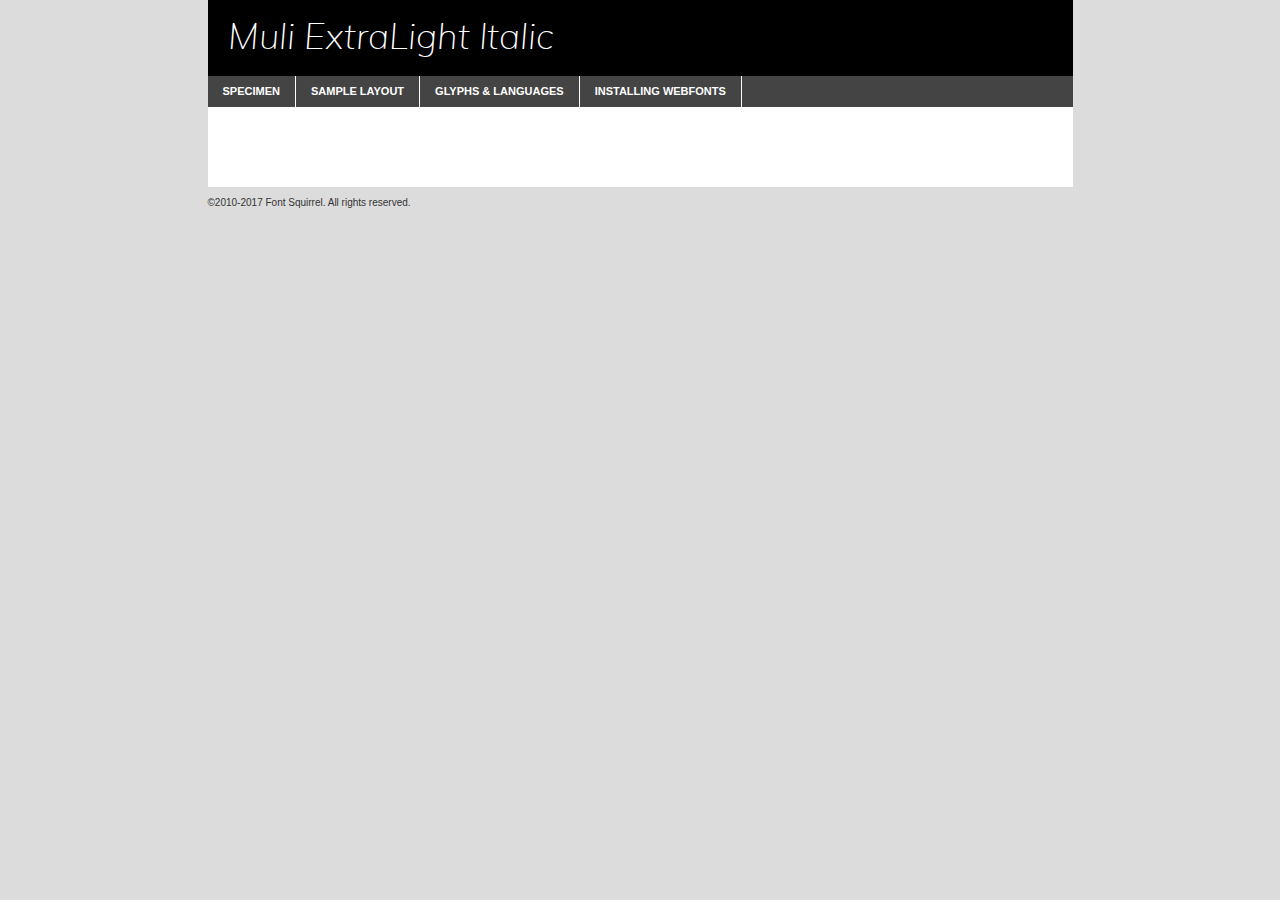
<file: proj009/fonts/muli-extralightitalic-demo.html>
<!DOCTYPE html PUBLIC "-//W3C//DTD XHTML 1.0 Transitional//EN"
	"http://www.w3.org/TR/xhtml1/DTD/xhtml1-transitional.dtd">

<html xmlns="http://www.w3.org/1999/xhtml" xml:lang="en" lang="en">
<head>
	<meta http-equiv="Content-Type" content="text/html; charset=utf-8" />
	<script src="http://ajax.googleapis.com/ajax/libs/jquery/1.7.2/jquery.min.js" type="text/javascript" charset="utf-8"></script>
	<script type="text/javascript">
	(function($){$.fn.easyTabs=function(option){var param=jQuery.extend({fadeSpeed:"fast",defaultContent:1,activeClass:'active'},option);$(this).each(function(){var thisId="#"+this.id;if(param.defaultContent==''){param.defaultContent=1;}
	if(typeof param.defaultContent=="number")
	{var defaultTab=$(thisId+" .tabs li:eq("+(param.defaultContent-1)+") a").attr('href').substr(1);}else{var defaultTab=param.defaultContent;}
	$(thisId+" .tabs li a").each(function(){var tabToHide=$(this).attr('href').substr(1);$("#"+tabToHide).addClass('easytabs-tab-content');});hideAll();changeContent(defaultTab);function hideAll(){$(thisId+" .easytabs-tab-content").hide();}
	function changeContent(tabId){hideAll();$(thisId+" .tabs li").removeClass(param.activeClass);$(thisId+" .tabs li a[href=#"+tabId+"]").closest('li').addClass(param.activeClass);if(param.fadeSpeed!="none")
	{$(thisId+" #"+tabId).fadeIn(param.fadeSpeed);}else{$(thisId+" #"+tabId).show();}}
	$(thisId+" .tabs li").click(function(){var tabId=$(this).find('a').attr('href').substr(1);changeContent(tabId);return false;});});}})(jQuery);
	</script>
	<link rel="stylesheet" href="specimen_files/specimen_stylesheet.css" type="text/css" charset="utf-8" />
	<link rel="stylesheet" href="stylesheet.css" type="text/css" charset="utf-8" />

	<style type="text/css">
					body{
				font-family: 'muli_extralightitalic';
							}
		</style>

	<title>Muli ExtraLight Italic Specimen</title>
	
	
	<script type="text/javascript" charset="utf-8">
		$(document).ready(function() {
			$('#container').easyTabs({defaultContent:1});
		});
	</script>
</head>

<body>
<div id="container">
	<div id="header">
		Muli ExtraLight Italic	</div>
	<ul class="tabs">
		<li><a href="#specimen">Specimen</a></li>
		<li><a href="#layout">Sample Layout</a></li>
				<li><a href="#glyphs">Glyphs &amp; Languages</a></li>
		<li><a href="#installing">Installing Webfonts</a></li>
		
	</ul>
	
	<div id="main_content">

		
			<div id="specimen">
		
				<div class="section">
					<div class="grid12 firstcol">
						<div class="huge">AaBb</div>
					</div>
				</div>
		
				<div class="section">
					<div class="glyph_range">A&#x200B;B&#x200b;C&#x200b;D&#x200b;E&#x200b;F&#x200b;G&#x200b;H&#x200b;I&#x200b;J&#x200b;K&#x200b;L&#x200b;M&#x200b;N&#x200b;O&#x200b;P&#x200b;Q&#x200b;R&#x200b;S&#x200b;T&#x200b;U&#x200b;V&#x200b;W&#x200b;X&#x200b;Y&#x200b;Z&#x200b;a&#x200b;b&#x200b;c&#x200b;d&#x200b;e&#x200b;f&#x200b;g&#x200b;h&#x200b;i&#x200b;j&#x200b;k&#x200b;l&#x200b;m&#x200b;n&#x200b;o&#x200b;p&#x200b;q&#x200b;r&#x200b;s&#x200b;t&#x200b;u&#x200b;v&#x200b;w&#x200b;x&#x200b;y&#x200b;z&#x200b;1&#x200b;2&#x200b;3&#x200b;4&#x200b;5&#x200b;6&#x200b;7&#x200b;8&#x200b;9&#x200b;0&#x200b;&amp;&#x200b;.&#x200b;,&#x200b;?&#x200b;!&#x200b;&#64;&#x200b;(&#x200b;)&#x200b;#&#x200b;$&#x200b;%&#x200b;*&#x200b;+&#x200b;-&#x200b;=&#x200b;:&#x200b;;</div>
				</div>
				<div class="section">
					<div class="grid12 firstcol">
						<table class="sample_table">
							<tr><td>10</td><td class="size10">abcdefghijklmnopqrstuvwxyzABCDEFGHIJKLMNOPQRSTUVWXYZ0123456789abcdefghijklmnopqrstuvwxyzABCDEFGHIJKLMNOPQRSTUVWXYZ0123456789abcdefghijklmnopqrstuvwxyzABCDEFGHIJKLMNOPQRSTUVWXYZ</td></tr>
							<tr><td>11</td><td class="size11">abcdefghijklmnopqrstuvwxyzABCDEFGHIJKLMNOPQRSTUVWXYZ0123456789abcdefghijklmnopqrstuvwxyzABCDEFGHIJKLMNOPQRSTUVWXYZ0123456789abcdefghijklmnopqrstuvwxyzABCDEFGHIJKLMNOPQRSTUVWXYZ</td></tr>
							<tr><td>12</td><td class="size12">abcdefghijklmnopqrstuvwxyzABCDEFGHIJKLMNOPQRSTUVWXYZ0123456789abcdefghijklmnopqrstuvwxyzABCDEFGHIJKLMNOPQRSTUVWXYZ0123456789abcdefghijklmnopqrstuvwxyzABCDEFGHIJKLMNOPQRSTUVWXYZ</td></tr>
							<tr><td>13</td><td class="size13">abcdefghijklmnopqrstuvwxyzABCDEFGHIJKLMNOPQRSTUVWXYZ0123456789abcdefghijklmnopqrstuvwxyzABCDEFGHIJKLMNOPQRSTUVWXYZ0123456789abcdefghijklmnopqrstuvwxyzABCDEFGHIJKLMNOPQRSTUVWXYZ</td></tr>
							<tr><td>14</td><td class="size14">abcdefghijklmnopqrstuvwxyzABCDEFGHIJKLMNOPQRSTUVWXYZ0123456789abcdefghijklmnopqrstuvwxyzABCDEFGHIJKLMNOPQRSTUVWXYZ0123456789abcdefghijklmnopqrstuvwxyzABCDEFGHIJKLMNOPQRSTUVWXYZ</td></tr>
							<tr><td>16</td><td class="size16">abcdefghijklmnopqrstuvwxyzABCDEFGHIJKLMNOPQRSTUVWXYZ0123456789abcdefghijklmnopqrstuvwxyzABCDEFGHIJKLMNOPQRSTUVWXYZ</td></tr>
							<tr><td>18</td><td class="size18">abcdefghijklmnopqrstuvwxyzABCDEFGHIJKLMNOPQRSTUVWXYZ0123456789abcdefghijklmnopqrstuvwxyzABCDEFGHIJKLMNOPQRSTUVWXYZ</td></tr>
							<tr><td>20</td><td class="size20">abcdefghijklmnopqrstuvwxyzABCDEFGHIJKLMNOPQRSTUVWXYZ0123456789abcdefghijklmnopqrstuvwxyzABCDEFGHIJKLMNOPQRSTUVWXYZ</td></tr>
							<tr><td>24</td><td class="size24">abcdefghijklmnopqrstuvwxyzABCDEFGHIJKLMNOPQRSTUVWXYZ0123456789abcdefghijklmnopqrstuvwxyzABCDEFGHIJKLMNOPQRSTUVWXYZ</td></tr>
							<tr><td>30</td><td class="size30">abcdefghijklmnopqrstuvwxyzABCDEFGHIJKLMNOPQRSTUVWXYZ0123456789abcdefghijklmnopqrstuvwxyzABCDEFGHIJKLMNOPQRSTUVWXYZ</td></tr>
							<tr><td>36</td><td class="size36">abcdefghijklmnopqrstuvwxyzABCDEFGHIJKLMNOPQRSTUVWXYZ0123456789abcdefghijklmnopqrstuvwxyzABCDEFGHIJKLMNOPQRSTUVWXYZ</td></tr>
							<tr><td>48</td><td class="size48">abcdefghijklmnopqrstuvwxyzABCDEFGHIJKLMNOPQRSTUVWXYZ0123456789abcdefghijklmnopqrstuvwxyzABCDEFGHIJKLMNOPQRSTUVWXYZ</td></tr>
							<tr><td>60</td><td class="size60">abcdefghijklmnopqrstuvwxyzABCDEFGHIJKLMNOPQRSTUVWXYZ0123456789abcdefghijklmnopqrstuvwxyzABCDEFGHIJKLMNOPQRSTUVWXYZ</td></tr>
							<tr><td>72</td><td class="size72">abcdefghijklmnopqrstuvwxyzABCDEFGHIJKLMNOPQRSTUVWXYZ0123456789abcdefghijklmnopqrstuvwxyzABCDEFGHIJKLMNOPQRSTUVWXYZ</td></tr>
							<tr><td>90</td><td class="size90">abcdefghijklmnopqrstuvwxyzABCDEFGHIJKLMNOPQRSTUVWXYZ0123456789abcdefghijklmnopqrstuvwxyzABCDEFGHIJKLMNOPQRSTUVWXYZ</td></tr>
						</table>
				
					</div>
			
				</div>
		
		
		
								<div class="section" id="bodycomparison">


										<div id="xheight">
				<div class="fontbody">&#x25FC;&#x25FC;&#x25FC;&#x25FC;&#x25FC;&#x25FC;&#x25FC;&#x25FC;&#x25FC;&#x25FC;&#x25FC;&#x25FC;&#x25FC;&#x25FC;&#x25FC;&#x25FC;&#x25FC;&#x25FC;&#x25FC;&#x25FC;&#x25FC;&#x25FC;&#x25FC;&#x25FC;&#x25FC;&#x25FC;&#x25FC;&#x25FC;&#x25FC;&#x25FC;&#x25FC;&#x25FC;&#x25FC;&#x25FC;&#x25FC;&#x25FC;&#x25FC;&#x25FC;&#x25FC;&#x25FC;&#x25FC;&#x25FC;&#x25FC;&#x25FC;&#x25FC;&#x25FC;&#x25FC;&#x25FC;&#x25FC;&#x25FC;&#x25FC;&#x25FC;&#x25FC;&#x25FC;&#x25FC;&#x25FC;&#x25FC;&#x25FC;&#x25FC;&#x25FC;&#x25FC;&#x25FC;&#x25FC;&#x25FC;&#x25FC;&#x25FC;&#x25FC;&#x25FC;&#x25FC;&#x25FC;&#x25FC;&#x25FC;&#x25FC;&#x25FC;&#x25FC;&#x25FC;&#x25FC;&#x25FC;&#x25FC;&#x25FC;&#x25FC;&#x25FC;&#x25FC;&#x25FC;&#x25FC;&#x25FC;&#x25FC;&#x25FC;&#x25FC;&#x25FC;&#x25FC;&#x25FC;&#x25FC;&#x25FC;&#x25FC;&#x25FC;&#x25FC;&#x25FC;&#x25FC;body</div><div class="arialbody">body</div><div class="verdanabody">body</div><div class="georgiabody">body</div></div>
										<div class="fontbody" style="z-index:1">
											body<span>Muli ExtraLight Italic</span>
										</div>
										<div class="arialbody" style="z-index:1">
											body<span>Arial</span>
										</div>
										<div class="verdanabody" style="z-index:1">
											body<span>Verdana</span>
										</div>
										<div class="georgiabody" style="z-index:1">
											body<span>Georgia</span>
										</div>



								</div>
		
		
				<div class="section psample psample_row1" id="">
					
					<div class="grid2 firstcol">
						<p class="size10"><span>10.</span>Aenean lacinia bibendum nulla sed consectetur. Fusce dapibus, tellus ac cursus commodo, tortor mauris condimentum nibh, ut fermentum massa justo sit amet risus. Nullam id dolor id nibh ultricies vehicula ut id elit. Cum sociis natoque penatibus et magnis dis parturient montes, nascetur ridiculus mus. Nulla vitae elit libero, a pharetra augue.</p>
			
					</div>
					<div class="grid3">
						<p class="size11"><span>11.</span>Aenean lacinia bibendum nulla sed consectetur. Fusce dapibus, tellus ac cursus commodo, tortor mauris condimentum nibh, ut fermentum massa justo sit amet risus. Nullam id dolor id nibh ultricies vehicula ut id elit. Cum sociis natoque penatibus et magnis dis parturient montes, nascetur ridiculus mus. Nulla vitae elit libero, a pharetra augue.</p>
			
					</div>
					<div class="grid3">
						<p class="size12"><span>12.</span>Aenean lacinia bibendum nulla sed consectetur. Fusce dapibus, tellus ac cursus commodo, tortor mauris condimentum nibh, ut fermentum massa justo sit amet risus. Nullam id dolor id nibh ultricies vehicula ut id elit. Cum sociis natoque penatibus et magnis dis parturient montes, nascetur ridiculus mus. Nulla vitae elit libero, a pharetra augue.</p>
			
					</div>
					<div class="grid4">
						<p class="size13"><span>13.</span>Aenean lacinia bibendum nulla sed consectetur. Fusce dapibus, tellus ac cursus commodo, tortor mauris condimentum nibh, ut fermentum massa justo sit amet risus. Nullam id dolor id nibh ultricies vehicula ut id elit. Cum sociis natoque penatibus et magnis dis parturient montes, nascetur ridiculus mus. Nulla vitae elit libero, a pharetra augue.</p>
			
					</div>
					<div class="white_blend"></div>
					
				</div>
				<div class="section psample psample_row2" id="">
					<div class="grid3 firstcol">
						<p class="size14"><span>14.</span>Aenean lacinia bibendum nulla sed consectetur. Fusce dapibus, tellus ac cursus commodo, tortor mauris condimentum nibh, ut fermentum massa justo sit amet risus. Nullam id dolor id nibh ultricies vehicula ut id elit. Cum sociis natoque penatibus et magnis dis parturient montes, nascetur ridiculus mus. Nulla vitae elit libero, a pharetra augue.</p>
			
					</div>
					<div class="grid4">
						<p class="size16"><span>16.</span>Aenean lacinia bibendum nulla sed consectetur. Fusce dapibus, tellus ac cursus commodo, tortor mauris condimentum nibh, ut fermentum massa justo sit amet risus. Nullam id dolor id nibh ultricies vehicula ut id elit. Cum sociis natoque penatibus et magnis dis parturient montes, nascetur ridiculus mus. Nulla vitae elit libero, a pharetra augue.</p>
			
					</div>
					<div class="grid5">
						<p class="size18"><span>18.</span>Aenean lacinia bibendum nulla sed consectetur. Fusce dapibus, tellus ac cursus commodo, tortor mauris condimentum nibh, ut fermentum massa justo sit amet risus. Nullam id dolor id nibh ultricies vehicula ut id elit. Cum sociis natoque penatibus et magnis dis parturient montes, nascetur ridiculus mus. Nulla vitae elit libero, a pharetra augue.</p>
			
					</div>

					<div class="white_blend"></div>

				</div>
				
				<div class="section psample psample_row3" id="">
					<div class="grid5 firstcol">
						<p class="size20"><span>20.</span>Aenean lacinia bibendum nulla sed consectetur. Fusce dapibus, tellus ac cursus commodo, tortor mauris condimentum nibh, ut fermentum massa justo sit amet risus. Nullam id dolor id nibh ultricies vehicula ut id elit. Cum sociis natoque penatibus et magnis dis parturient montes, nascetur ridiculus mus. Nulla vitae elit libero, a pharetra augue.</p>
					</div>
					<div class="grid7">
						<p class="size24"><span>24.</span>Aenean lacinia bibendum nulla sed consectetur. Fusce dapibus, tellus ac cursus commodo, tortor mauris condimentum nibh, ut fermentum massa justo sit amet risus. Nullam id dolor id nibh ultricies vehicula ut id elit. Cum sociis natoque penatibus et magnis dis parturient montes, nascetur ridiculus mus. Nulla vitae elit libero, a pharetra augue.</p>
					</div>
					
					<div class="white_blend"></div>
					
				</div>
				
				<div class="section psample psample_row4" id="">
					<div class="grid12 firstcol">
						<p class="size30"><span>30.</span>Aenean lacinia bibendum nulla sed consectetur. Fusce dapibus, tellus ac cursus commodo, tortor mauris condimentum nibh, ut fermentum massa justo sit amet risus. Nullam id dolor id nibh ultricies vehicula ut id elit. Cum sociis natoque penatibus et magnis dis parturient montes, nascetur ridiculus mus. Nulla vitae elit libero, a pharetra augue.</p>
					</div>
					<div class="white_blend"></div>
					
				</div>
				
				
				
				<div class="section psample psample_row1 fullreverse">
					<div class="grid2 firstcol">
						<p class="size10"><span>10.</span>Aenean lacinia bibendum nulla sed consectetur. Fusce dapibus, tellus ac cursus commodo, tortor mauris condimentum nibh, ut fermentum massa justo sit amet risus. Nullam id dolor id nibh ultricies vehicula ut id elit. Cum sociis natoque penatibus et magnis dis parturient montes, nascetur ridiculus mus. Nulla vitae elit libero, a pharetra augue.</p>
			
					</div>
					<div class="grid3">
						<p class="size11"><span>11.</span>Aenean lacinia bibendum nulla sed consectetur. Fusce dapibus, tellus ac cursus commodo, tortor mauris condimentum nibh, ut fermentum massa justo sit amet risus. Nullam id dolor id nibh ultricies vehicula ut id elit. Cum sociis natoque penatibus et magnis dis parturient montes, nascetur ridiculus mus. Nulla vitae elit libero, a pharetra augue.</p>
			
					</div>
					<div class="grid3">
						<p class="size12"><span>12.</span>Aenean lacinia bibendum nulla sed consectetur. Fusce dapibus, tellus ac cursus commodo, tortor mauris condimentum nibh, ut fermentum massa justo sit amet risus. Nullam id dolor id nibh ultricies vehicula ut id elit. Cum sociis natoque penatibus et magnis dis parturient montes, nascetur ridiculus mus. Nulla vitae elit libero, a pharetra augue.</p>
			
					</div>
					<div class="grid4">
						<p class="size13"><span>13.</span>Aenean lacinia bibendum nulla sed consectetur. Fusce dapibus, tellus ac cursus commodo, tortor mauris condimentum nibh, ut fermentum massa justo sit amet risus. Nullam id dolor id nibh ultricies vehicula ut id elit. Cum sociis natoque penatibus et magnis dis parturient montes, nascetur ridiculus mus. Nulla vitae elit libero, a pharetra augue.</p>
			
					</div>
					<div class="black_blend"></div>
					
				</div>
				
				<div class="section psample psample_row2 fullreverse">
					<div class="grid3 firstcol">
						<p class="size14"><span>14.</span>Aenean lacinia bibendum nulla sed consectetur. Fusce dapibus, tellus ac cursus commodo, tortor mauris condimentum nibh, ut fermentum massa justo sit amet risus. Nullam id dolor id nibh ultricies vehicula ut id elit. Cum sociis natoque penatibus et magnis dis parturient montes, nascetur ridiculus mus. Nulla vitae elit libero, a pharetra augue.</p>
			
					</div>
					<div class="grid4">
						<p class="size16"><span>16.</span>Aenean lacinia bibendum nulla sed consectetur. Fusce dapibus, tellus ac cursus commodo, tortor mauris condimentum nibh, ut fermentum massa justo sit amet risus. Nullam id dolor id nibh ultricies vehicula ut id elit. Cum sociis natoque penatibus et magnis dis parturient montes, nascetur ridiculus mus. Nulla vitae elit libero, a pharetra augue.</p>
			
					</div>
					<div class="grid5">
						<p class="size18"><span>18.</span>Aenean lacinia bibendum nulla sed consectetur. Fusce dapibus, tellus ac cursus commodo, tortor mauris condimentum nibh, ut fermentum massa justo sit amet risus. Nullam id dolor id nibh ultricies vehicula ut id elit. Cum sociis natoque penatibus et magnis dis parturient montes, nascetur ridiculus mus. Nulla vitae elit libero, a pharetra augue.</p>
			
					</div>
					<div class="black_blend"></div>

				</div>
				
				<div class="section psample fullreverse psample_row3" id="">
					<div class="grid5 firstcol">
						<p class="size20"><span>20.</span>Aenean lacinia bibendum nulla sed consectetur. Fusce dapibus, tellus ac cursus commodo, tortor mauris condimentum nibh, ut fermentum massa justo sit amet risus. Nullam id dolor id nibh ultricies vehicula ut id elit. Cum sociis natoque penatibus et magnis dis parturient montes, nascetur ridiculus mus. Nulla vitae elit libero, a pharetra augue.</p>
					</div>
					<div class="grid7">
						<p class="size24"><span>24.</span>Aenean lacinia bibendum nulla sed consectetur. Fusce dapibus, tellus ac cursus commodo, tortor mauris condimentum nibh, ut fermentum massa justo sit amet risus. Nullam id dolor id nibh ultricies vehicula ut id elit. Cum sociis natoque penatibus et magnis dis parturient montes, nascetur ridiculus mus. Nulla vitae elit libero, a pharetra augue.</p>
					</div>
					
					<div class="black_blend"></div>
					
				</div>
				
				<div class="section psample fullreverse psample_row4" id="" style="border-bottom: 20px #000 solid;">
					<div class="grid12 firstcol">
						<p class="size30"><span>30.</span>Aenean lacinia bibendum nulla sed consectetur. Fusce dapibus, tellus ac cursus commodo, tortor mauris condimentum nibh, ut fermentum massa justo sit amet risus. Nullam id dolor id nibh ultricies vehicula ut id elit. Cum sociis natoque penatibus et magnis dis parturient montes, nascetur ridiculus mus. Nulla vitae elit libero, a pharetra augue.</p>
					</div>
					<div class="black_blend"></div>
					
				</div>
				
				
				
				
			</div>
			
			<div id="layout">
				
				<div class="section">
					
					<div class="grid12 firstcol">
						<h1>Lorem Ipsum Dolor</h1>
						<h2>Etiam porta sem malesuada magna mollis euismod</h2>
						
						<p class="byline">By <a href="#link">Aenean Lacinia</a></p>
					</div>
				</div>
				<div class="section">
					<div class="grid8 firstcol">
						<p class="large">Donec sed odio dui. Morbi leo risus, porta ac consectetur ac, vestibulum at eros. Fusce dapibus, tellus ac cursus commodo, tortor mauris condimentum nibh, ut fermentum massa justo sit amet risus. </p>

						
						<h3>Pellentesque ornare sem</h3>

						<p>Maecenas sed diam eget risus varius blandit sit amet non magna. Maecenas faucibus mollis interdum. Donec ullamcorper nulla non metus auctor fringilla. Nullam id dolor id nibh ultricies vehicula ut id elit. Nullam id dolor id nibh ultricies vehicula ut id elit. </p>

						<p>Aenean eu leo quam. Pellentesque ornare sem lacinia quam venenatis vestibulum. Lorem ipsum dolor sit amet, consectetur adipiscing elit. Cum sociis natoque penatibus et magnis dis parturient montes, nascetur ridiculus mus. </p>

						<p>Nulla vitae elit libero, a pharetra augue. Praesent commodo cursus magna, vel scelerisque nisl consectetur et. Aenean lacinia bibendum nulla sed consectetur. </p>

						<p>Nullam quis risus eget urna mollis ornare vel eu leo. Nullam quis risus eget urna mollis ornare vel eu leo. Maecenas sed diam eget risus varius blandit sit amet non magna. Donec ullamcorper nulla non metus auctor fringilla. </p>

						<h3>Cras mattis consectetur</h3>

						<p>Aenean eu leo quam. Pellentesque ornare sem lacinia quam venenatis vestibulum. Aenean lacinia bibendum nulla sed consectetur. Integer posuere erat a ante venenatis dapibus posuere velit aliquet. Cras mattis consectetur purus sit amet fermentum. </p>

						<p>Nullam id dolor id nibh ultricies vehicula ut id elit. Nullam quis risus eget urna mollis ornare vel eu leo. Cras mattis consectetur purus sit amet fermentum.</p>
					</div>
					
					<div class="grid4 sidebar">
						
						<div class="box reverse">
							<p class="last">Nullam quis risus eget urna mollis ornare vel eu leo. Donec ullamcorper nulla non metus auctor fringilla. Cras mattis consectetur purus sit amet fermentum. Sed posuere consectetur est at lobortis. Lorem ipsum dolor sit amet, consectetur adipiscing elit. </p>
						</div>
						
						<p class="caption">Maecenas sed diam eget risus varius.</p>

						<p>Vestibulum id ligula porta felis euismod semper. Integer posuere erat a ante venenatis dapibus posuere velit aliquet. Vestibulum id ligula porta felis euismod semper. Sed posuere consectetur est at lobortis. Maecenas sed diam eget risus varius blandit sit amet non magna. Fusce dapibus, tellus ac cursus commodo, tortor mauris condimentum nibh, ut fermentum massa justo sit amet risus. </p>

					

						<p>Duis mollis, est non commodo luctus, nisi erat porttitor ligula, eget lacinia odio sem nec elit. Aenean lacinia bibendum nulla sed consectetur. Vivamus sagittis lacus vel augue laoreet rutrum faucibus dolor auctor. Aenean lacinia bibendum nulla sed consectetur. Nullam quis risus eget urna mollis ornare vel eu leo. </p>

						<p>Praesent commodo cursus magna, vel scelerisque nisl consectetur et. Donec ullamcorper nulla non metus auctor fringilla. Maecenas faucibus mollis interdum. Fusce dapibus, tellus ac cursus commodo, tortor mauris condimentum nibh, ut fermentum massa justo sit amet risus. </p>

					</div>
				</div>
				
			</div>


			



		<div id="glyphs">
			<div class="section">
				<div class="grid12 firstcol">
			
				<h1>Language Support</h1>
				<p>The subset of Muli ExtraLight Italic in this kit supports the following languages:<br />
			
					Albanian, Basque, Breton, Chamorro, Danish, Dutch, English, Faroese, Finnish, French, Frisian, Galician, German, Icelandic, Italian, Malagasy, Norwegian, Portuguese, Spanish, Alsatian, Aragonese, Arapaho, Arrernte, Asturian, Aymara, Bislama, Cebuano, Corsican, Fijian, French_creole, Genoese, Gilbertese, Greenlandic, Haitian_creole, Hiligaynon, Hmong, Hopi, Ibanag, Iloko_ilokano, Indonesian, Interglossa_glosa, Interlingua, Irish_gaelic, Jerriais, Lojban, Lombard, Luxembourgeois, Manx, Mohawk, Norfolk_pitcairnese, Occitan, Oromo, Pangasinan, Papiamento, Piedmontese, Potawatomi, Rhaeto-romance, Romansh, Rotokas, Sami_lule, Samoan, Sardinian, Scots_gaelic, Seychelles_creole, Shona, Sicilian, Somali, Southern_ndebele, Swahili, Swati_swazi, Tagalog_filipino_pilipino, Tetum, Tok_pisin, Uyghur_latinized, Volapuk, Walloon, Warlpiri, Xhosa, Yapese, Zulu, Latinbasic, Ubasic, Demo				</p>
				<h1>Glyph Chart</h1>
				<p>The subset of Muli ExtraLight Italic in this kit includes all the glyphs listed below. Unicode entities are included above each glyph to help you insert individual characters into your layout.</p>
				<div id="glyph_chart">
			
																														 <div><p>&amp;#13;</p>&#13;</div>
																				 <div><p>&amp;#32;</p>&#32;</div>
																				 <div><p>&amp;#33;</p>&#33;</div>
																				 <div><p>&amp;#34;</p>&#34;</div>
																				 <div><p>&amp;#35;</p>&#35;</div>
																				 <div><p>&amp;#36;</p>&#36;</div>
																				 <div><p>&amp;#37;</p>&#37;</div>
																				 <div><p>&amp;#38;</p>&#38;</div>
																				 <div><p>&amp;#39;</p>&#39;</div>
																				 <div><p>&amp;#40;</p>&#40;</div>
																				 <div><p>&amp;#41;</p>&#41;</div>
																				 <div><p>&amp;#42;</p>&#42;</div>
																				 <div><p>&amp;#43;</p>&#43;</div>
																				 <div><p>&amp;#44;</p>&#44;</div>
																				 <div><p>&amp;#45;</p>&#45;</div>
																				 <div><p>&amp;#46;</p>&#46;</div>
																				 <div><p>&amp;#47;</p>&#47;</div>
																				 <div><p>&amp;#48;</p>&#48;</div>
																				 <div><p>&amp;#49;</p>&#49;</div>
																				 <div><p>&amp;#50;</p>&#50;</div>
																				 <div><p>&amp;#51;</p>&#51;</div>
																				 <div><p>&amp;#52;</p>&#52;</div>
																				 <div><p>&amp;#53;</p>&#53;</div>
																				 <div><p>&amp;#54;</p>&#54;</div>
																				 <div><p>&amp;#55;</p>&#55;</div>
																				 <div><p>&amp;#56;</p>&#56;</div>
																				 <div><p>&amp;#57;</p>&#57;</div>
																				 <div><p>&amp;#58;</p>&#58;</div>
																				 <div><p>&amp;#59;</p>&#59;</div>
																				 <div><p>&amp;#60;</p>&#60;</div>
																				 <div><p>&amp;#61;</p>&#61;</div>
																				 <div><p>&amp;#62;</p>&#62;</div>
																				 <div><p>&amp;#63;</p>&#63;</div>
																				 <div><p>&amp;#64;</p>&#64;</div>
																				 <div><p>&amp;#65;</p>&#65;</div>
																				 <div><p>&amp;#66;</p>&#66;</div>
																				 <div><p>&amp;#67;</p>&#67;</div>
																				 <div><p>&amp;#68;</p>&#68;</div>
																				 <div><p>&amp;#69;</p>&#69;</div>
																				 <div><p>&amp;#70;</p>&#70;</div>
																				 <div><p>&amp;#71;</p>&#71;</div>
																				 <div><p>&amp;#72;</p>&#72;</div>
																				 <div><p>&amp;#73;</p>&#73;</div>
																				 <div><p>&amp;#74;</p>&#74;</div>
																				 <div><p>&amp;#75;</p>&#75;</div>
																				 <div><p>&amp;#76;</p>&#76;</div>
																				 <div><p>&amp;#77;</p>&#77;</div>
																				 <div><p>&amp;#78;</p>&#78;</div>
																				 <div><p>&amp;#79;</p>&#79;</div>
																				 <div><p>&amp;#80;</p>&#80;</div>
																				 <div><p>&amp;#81;</p>&#81;</div>
																				 <div><p>&amp;#82;</p>&#82;</div>
																				 <div><p>&amp;#83;</p>&#83;</div>
																				 <div><p>&amp;#84;</p>&#84;</div>
																				 <div><p>&amp;#85;</p>&#85;</div>
																				 <div><p>&amp;#86;</p>&#86;</div>
																				 <div><p>&amp;#87;</p>&#87;</div>
																				 <div><p>&amp;#88;</p>&#88;</div>
																				 <div><p>&amp;#89;</p>&#89;</div>
																				 <div><p>&amp;#90;</p>&#90;</div>
																				 <div><p>&amp;#91;</p>&#91;</div>
																				 <div><p>&amp;#92;</p>&#92;</div>
																				 <div><p>&amp;#93;</p>&#93;</div>
																				 <div><p>&amp;#94;</p>&#94;</div>
																				 <div><p>&amp;#95;</p>&#95;</div>
																				 <div><p>&amp;#96;</p>&#96;</div>
																				 <div><p>&amp;#97;</p>&#97;</div>
																				 <div><p>&amp;#98;</p>&#98;</div>
																				 <div><p>&amp;#99;</p>&#99;</div>
																				 <div><p>&amp;#100;</p>&#100;</div>
																				 <div><p>&amp;#101;</p>&#101;</div>
																				 <div><p>&amp;#102;</p>&#102;</div>
																				 <div><p>&amp;#103;</p>&#103;</div>
																				 <div><p>&amp;#104;</p>&#104;</div>
																				 <div><p>&amp;#105;</p>&#105;</div>
																				 <div><p>&amp;#106;</p>&#106;</div>
																				 <div><p>&amp;#107;</p>&#107;</div>
																				 <div><p>&amp;#108;</p>&#108;</div>
																				 <div><p>&amp;#109;</p>&#109;</div>
																				 <div><p>&amp;#110;</p>&#110;</div>
																				 <div><p>&amp;#111;</p>&#111;</div>
																				 <div><p>&amp;#112;</p>&#112;</div>
																				 <div><p>&amp;#113;</p>&#113;</div>
																				 <div><p>&amp;#114;</p>&#114;</div>
																				 <div><p>&amp;#115;</p>&#115;</div>
																				 <div><p>&amp;#116;</p>&#116;</div>
																				 <div><p>&amp;#117;</p>&#117;</div>
																				 <div><p>&amp;#118;</p>&#118;</div>
																				 <div><p>&amp;#119;</p>&#119;</div>
																				 <div><p>&amp;#120;</p>&#120;</div>
																				 <div><p>&amp;#121;</p>&#121;</div>
																				 <div><p>&amp;#122;</p>&#122;</div>
																				 <div><p>&amp;#123;</p>&#123;</div>
																				 <div><p>&amp;#124;</p>&#124;</div>
																				 <div><p>&amp;#125;</p>&#125;</div>
																				 <div><p>&amp;#126;</p>&#126;</div>
																				 <div><p>&amp;#160;</p>&#160;</div>
																				 <div><p>&amp;#161;</p>&#161;</div>
																				 <div><p>&amp;#162;</p>&#162;</div>
																				 <div><p>&amp;#163;</p>&#163;</div>
																				 <div><p>&amp;#164;</p>&#164;</div>
																				 <div><p>&amp;#165;</p>&#165;</div>
																				 <div><p>&amp;#166;</p>&#166;</div>
																				 <div><p>&amp;#167;</p>&#167;</div>
																				 <div><p>&amp;#168;</p>&#168;</div>
																				 <div><p>&amp;#169;</p>&#169;</div>
																				 <div><p>&amp;#170;</p>&#170;</div>
																				 <div><p>&amp;#171;</p>&#171;</div>
																				 <div><p>&amp;#172;</p>&#172;</div>
																				 <div><p>&amp;#173;</p>&#173;</div>
																				 <div><p>&amp;#174;</p>&#174;</div>
																				 <div><p>&amp;#175;</p>&#175;</div>
																				 <div><p>&amp;#176;</p>&#176;</div>
																				 <div><p>&amp;#177;</p>&#177;</div>
																				 <div><p>&amp;#178;</p>&#178;</div>
																				 <div><p>&amp;#179;</p>&#179;</div>
																				 <div><p>&amp;#180;</p>&#180;</div>
																				 <div><p>&amp;#181;</p>&#181;</div>
																				 <div><p>&amp;#182;</p>&#182;</div>
																				 <div><p>&amp;#183;</p>&#183;</div>
																				 <div><p>&amp;#184;</p>&#184;</div>
																				 <div><p>&amp;#185;</p>&#185;</div>
																				 <div><p>&amp;#186;</p>&#186;</div>
																				 <div><p>&amp;#187;</p>&#187;</div>
																				 <div><p>&amp;#188;</p>&#188;</div>
																				 <div><p>&amp;#189;</p>&#189;</div>
																				 <div><p>&amp;#190;</p>&#190;</div>
																				 <div><p>&amp;#191;</p>&#191;</div>
																				 <div><p>&amp;#192;</p>&#192;</div>
																				 <div><p>&amp;#193;</p>&#193;</div>
																				 <div><p>&amp;#194;</p>&#194;</div>
																				 <div><p>&amp;#195;</p>&#195;</div>
																				 <div><p>&amp;#196;</p>&#196;</div>
																				 <div><p>&amp;#197;</p>&#197;</div>
																				 <div><p>&amp;#198;</p>&#198;</div>
																				 <div><p>&amp;#199;</p>&#199;</div>
																				 <div><p>&amp;#200;</p>&#200;</div>
																				 <div><p>&amp;#201;</p>&#201;</div>
																				 <div><p>&amp;#202;</p>&#202;</div>
																				 <div><p>&amp;#203;</p>&#203;</div>
																				 <div><p>&amp;#204;</p>&#204;</div>
																				 <div><p>&amp;#205;</p>&#205;</div>
																				 <div><p>&amp;#206;</p>&#206;</div>
																				 <div><p>&amp;#207;</p>&#207;</div>
																				 <div><p>&amp;#208;</p>&#208;</div>
																				 <div><p>&amp;#209;</p>&#209;</div>
																				 <div><p>&amp;#210;</p>&#210;</div>
																				 <div><p>&amp;#211;</p>&#211;</div>
																				 <div><p>&amp;#212;</p>&#212;</div>
																				 <div><p>&amp;#213;</p>&#213;</div>
																				 <div><p>&amp;#214;</p>&#214;</div>
																				 <div><p>&amp;#215;</p>&#215;</div>
																				 <div><p>&amp;#216;</p>&#216;</div>
																				 <div><p>&amp;#217;</p>&#217;</div>
																				 <div><p>&amp;#218;</p>&#218;</div>
																				 <div><p>&amp;#219;</p>&#219;</div>
																				 <div><p>&amp;#220;</p>&#220;</div>
																				 <div><p>&amp;#221;</p>&#221;</div>
																				 <div><p>&amp;#222;</p>&#222;</div>
																				 <div><p>&amp;#223;</p>&#223;</div>
																				 <div><p>&amp;#224;</p>&#224;</div>
																				 <div><p>&amp;#225;</p>&#225;</div>
																				 <div><p>&amp;#226;</p>&#226;</div>
																				 <div><p>&amp;#227;</p>&#227;</div>
																				 <div><p>&amp;#228;</p>&#228;</div>
																				 <div><p>&amp;#229;</p>&#229;</div>
																				 <div><p>&amp;#230;</p>&#230;</div>
																				 <div><p>&amp;#231;</p>&#231;</div>
																				 <div><p>&amp;#232;</p>&#232;</div>
																				 <div><p>&amp;#233;</p>&#233;</div>
																				 <div><p>&amp;#234;</p>&#234;</div>
																				 <div><p>&amp;#235;</p>&#235;</div>
																				 <div><p>&amp;#236;</p>&#236;</div>
																				 <div><p>&amp;#237;</p>&#237;</div>
																				 <div><p>&amp;#238;</p>&#238;</div>
																				 <div><p>&amp;#239;</p>&#239;</div>
																				 <div><p>&amp;#240;</p>&#240;</div>
																				 <div><p>&amp;#241;</p>&#241;</div>
																				 <div><p>&amp;#242;</p>&#242;</div>
																				 <div><p>&amp;#243;</p>&#243;</div>
																				 <div><p>&amp;#244;</p>&#244;</div>
																				 <div><p>&amp;#245;</p>&#245;</div>
																				 <div><p>&amp;#246;</p>&#246;</div>
																				 <div><p>&amp;#247;</p>&#247;</div>
																				 <div><p>&amp;#248;</p>&#248;</div>
																				 <div><p>&amp;#249;</p>&#249;</div>
																				 <div><p>&amp;#250;</p>&#250;</div>
																				 <div><p>&amp;#251;</p>&#251;</div>
																				 <div><p>&amp;#252;</p>&#252;</div>
																				 <div><p>&amp;#253;</p>&#253;</div>
																				 <div><p>&amp;#254;</p>&#254;</div>
																				 <div><p>&amp;#255;</p>&#255;</div>
																				 <div><p>&amp;#338;</p>&#338;</div>
																				 <div><p>&amp;#339;</p>&#339;</div>
																				 <div><p>&amp;#376;</p>&#376;</div>
																				 <div><p>&amp;#710;</p>&#710;</div>
																				 <div><p>&amp;#732;</p>&#732;</div>
																				 <div><p>&amp;#8192;</p>&#8192;</div>
																				 <div><p>&amp;#8193;</p>&#8193;</div>
																				 <div><p>&amp;#8194;</p>&#8194;</div>
																				 <div><p>&amp;#8195;</p>&#8195;</div>
																				 <div><p>&amp;#8196;</p>&#8196;</div>
																				 <div><p>&amp;#8197;</p>&#8197;</div>
																				 <div><p>&amp;#8198;</p>&#8198;</div>
																				 <div><p>&amp;#8199;</p>&#8199;</div>
																				 <div><p>&amp;#8200;</p>&#8200;</div>
																				 <div><p>&amp;#8201;</p>&#8201;</div>
																				 <div><p>&amp;#8202;</p>&#8202;</div>
																				 <div><p>&amp;#8208;</p>&#8208;</div>
																				 <div><p>&amp;#8209;</p>&#8209;</div>
																				 <div><p>&amp;#8210;</p>&#8210;</div>
																				 <div><p>&amp;#8211;</p>&#8211;</div>
																				 <div><p>&amp;#8212;</p>&#8212;</div>
																				 <div><p>&amp;#8216;</p>&#8216;</div>
																				 <div><p>&amp;#8217;</p>&#8217;</div>
																				 <div><p>&amp;#8218;</p>&#8218;</div>
																				 <div><p>&amp;#8220;</p>&#8220;</div>
																				 <div><p>&amp;#8221;</p>&#8221;</div>
																				 <div><p>&amp;#8222;</p>&#8222;</div>
																				 <div><p>&amp;#8226;</p>&#8226;</div>
																				 <div><p>&amp;#8230;</p>&#8230;</div>
																				 <div><p>&amp;#8239;</p>&#8239;</div>
																				 <div><p>&amp;#8249;</p>&#8249;</div>
																				 <div><p>&amp;#8250;</p>&#8250;</div>
																				 <div><p>&amp;#8287;</p>&#8287;</div>
																				 <div><p>&amp;#8364;</p>&#8364;</div>
																				 <div><p>&amp;#8482;</p>&#8482;</div>
																				 <div><p>&amp;#9724;</p>&#9724;</div>
																				 <div><p>&amp;#64257;</p>&#64257;</div>
																				 <div><p>&amp;#64258;</p>&#64258;</div>
																																						</div>	
				</div>
		
		
			</div>
		</div>
		
		
		<div id="specs">
			
		</div>
	
		<div id="installing">
			<div class="section">
				<div class="grid7 firstcol">
					<h1>Installing Webfonts</h1>
					
					<p>Webfonts are supported by all major browser platforms but not all in the same way. There are currently four different font formats that must be included in order to target all browsers. This includes TTF, WOFF, EOT and SVG.</p>
					
					<h2>1. Upload your webfonts</h2>
					<p>You must upload your webfont kit to your website. They should be in or near the same directory as your CSS files.</p>
					
					<h2>2. Include the webfont stylesheet</h2>
					<p>A special CSS @font-face declaration helps the various browsers select the appropriate font it needs without causing you a bunch of headaches. Learn more about this syntax by reading the <a href="https://www.fontspring.com/blog/further-hardening-of-the-bulletproof-syntax">Fontspring blog post</a> about it. The code for it is as follows:</p>


<code>
@font-face{ 
	font-family: 'MyWebFont';
	src: url('WebFont.eot');
	src: url('WebFont.eot?#iefix') format('embedded-opentype'),
	     url('WebFont.woff') format('woff'),
	     url('WebFont.ttf') format('truetype'),
	     url('WebFont.svg#webfont') format('svg');
}
</code>

	<p>We've already gone ahead and generated the code for you. All you have to do is link to the stylesheet in your HTML, like this:</p>
	<code>&lt;link rel=&quot;stylesheet&quot; href=&quot;stylesheet.css&quot; type=&quot;text/css&quot; charset=&quot;utf-8&quot; /&gt;</code>

					<h2>3. Modify your own stylesheet</h2>
					<p>To take advantage of your new fonts, you must tell your stylesheet to use them. Look at the original @font-face declaration above and find the property called "font-family." The name linked there will be what you use to reference the font. Prepend that webfont name to the font stack in the "font-family" property, inside the selector you want to change. For example:</p>
<code>p { font-family: 'WebFont', Arial, sans-serif; }</code>

<h2>4. Test</h2>
<p>Getting webfonts to work cross-browser <em>can</em> be tricky. Use the information in the sidebar to help you if you find that fonts aren't loading in a particular browser.</p>
				</div>
				
				<div class="grid5 sidebar">
					<div class="box">
						<h2>Troubleshooting<br />Font-Face Problems</h2>
						<p>Having trouble getting your webfonts to load in your new website? Here are some tips to sort out what might be the problem.</p>

						<h3>Fonts not showing in any browser</h3>

						<p>This sounds like you need to work on the plumbing. You either did not upload the fonts to the correct directory, or you did not link the fonts properly in the CSS. If you've confirmed that all this is correct and you still have a problem, take a look at your .htaccess file and see if requests are getting intercepted.</p>

						<h3>Fonts not loading in iPhone or iPad</h3>

						<p>The most common problem here is that you are serving the fonts from an IIS server. IIS refuses to serve files that have unknown MIME types. If that is the case, you must set the MIME type for SVG to "image/svg+xml" in the server settings. Follow these instructions from Microsoft if you need help.</p>

						<h3>Fonts not loading in Firefox</h3>

						<p>The primary reason for this failure? You are still using a version Firefox older than 3.5. So upgrade already! If that isn't it, then you are very likely serving fonts from a different domain. Firefox requires that all font assets be served from the same domain. Lastly it is possible that you need to add WOFF to your list of MIME types (if you are serving via IIS.)</p>

						<h3>Fonts not loading in IE</h3>

						<p>Are you looking at Internet Explorer on an actual Windows machine or are you cheating by using a service like Adobe BrowserLab? Many of these screenshot services do not render @font-face for IE. Best to test it on a real machine.</p>

						<h3>Fonts not loading in IE9</h3>

						<p>IE9, like Firefox, requires that fonts be served from the same domain as the website. Make sure that is the case.</p>
					</div>
				</div>
			</div>
			
		</div>
	
	</div>
	<div id="footer">
		<p>&copy;2010-2017 Font Squirrel. All rights reserved.</p>
	</div>
</div>
</body>
</html>
</file>
<file: proj001/estilo.css>
* {
    margin: 0;
    padding: 0;
}

body{
    position:absolute;
    background-color: #ecf0f1;
    font-family: Arial;
    align-content: center;
}

h1, h2{
    text-align: center;
}

h2{
    text-transform: uppercase;
    color: darkgrey;
    font-size: 16px;
}
    
li{
    display: flex;
    font-size: 18px;
    align-items: center;
    margin: 12px;
    padding: 12px;
    background-color: #9b59b6;
    color: #FFFFFF;
}
</file>
<file: proj003/estilo.css>
body{
    text-align: center;
    background-color: #745CC1;
    color: #FFFFFF;
    font-family: 'roboto', sans-serif; 
}
img{
    padding-top: 64px;
}
/*a instrução seguinte, foi a solução que encontrei para que, apesar de ter definido o alinhamento central, os inputs não se deslocassem para a esquerda da página*/
.content{
    width: 250px;
    min-height: 300px;
    margin: 0px auto;
    position: relative;
    
}
input{
    margin-bottom: 50px; /*para deinir os espaçamentos*/
    display: block; /*para definir a posição dos inputs sobrepostos*/
    width: 247px; /*defenir tamanho do input*/
    background-color: #745CC1; /*faz com que os inputs pareçam transparentes*/
    /*definir o traço por baixo dos inputs*/
    border-left-style: hidden;
    border-right-style: hidden;
    border-top-style: hidden;
    border-bottom: 1px solid #ffffff;
    /*definir a letra dos inputs*/
    color: #FFFFFF;
    font-weight: 300;
    font-size: 18px;
    font-family: 'roboto', sans-serif;
}
button{
    height: 50px;
    width: 247px;
    background-color: #FFFFFF;
    font-size: 18px;
    font-weight: 500;
    box-shadow: 0px 2px 3px rgba(0, 0, 0, 0.5);
    border-radius: 40px;
    color: #39393A;
    text-transform: uppercase;
}
a{
    font-size: 14px;
    color: #FFFFFF;
    text-decoration: none;
    text-shadow: 0px 1px 1px rgba(0, 0, 0, 0.5);
}
form{
    padding: 60px 0px 5px 0px;
}
/*pelo que entendi,após pesquisar, as instruções seguintes ajudam a que a formatação do texto dos inputs seja assumida pelos diferentes tipos de navegador*/
::-webkit-input-placeholder{
    color: #FFFFFF;
    font-family: 'roboto', sans-serif;
    font-size: 18px;
    font-weight: 300;
}
::-moz-placeholder{
    color: #FFFFFF;
    font-family: 'roboto', sans-serif;
    font-size: 18px;
    font-weight: 300;
}
:-ms-input-placeholder{
    color: #FFFFFF;
    font-family: 'roboto', sans-serif;
    font-size: 18px;
    font-weight: 300;
}
:-moz-placeholder{
    color: #FFFFFF;
    font-family: 'roboto', sans-serif;
    font-size: 18px;
    font-weight: 300;
}
</file>
<file: proj005/estilo.css>
body {
    background-color: #9b9b9b;
    padding: 45px;
    font-family: 'Roboto', sans-serif;
    -webkit-font-smoothing: antialiased;
    font-size: 13px;
    font-weight: 400;
}

table {
    width: 100%;
    background-color: #fff;
    border-spacing: 0;
    border-radius: 0px 0px 3px 3px;
    box-shadow: 0px 2px 5px #666
}

table caption {
    background-color: #fff;
    text-align: left;
    padding: 20px;
    font-weight: 500;
    font-size: 20px;
    border-radius: 3px 3px 0px 0px;
    box-shadow: 0px -2px -5px #666;
}

table thead th {
    text-align: left;
    font-size: 14px;
    font-weight: 500;
}

table td, table th {
    border-bottom: 1px solid rgba(0, 0, 0, 0.1);
    padding-top: 20px;
    padding-bottom: 20px;
}

tbody td:first-child, thead th:first-child {
    width: 80px;
    text-align: center;
}

tbody tr:hover {
    background-color: #eee;
}

tfoot {
    text-align: right;
    font-size: 12px;
    color: rgba(0, 0, 0, 0.5);
}

tfoot td {
    padding-right: 20px;
}

tfoot td span {
    margin-right: 10px;
    margin-left: 30px;
}

tfoot td img {
    margin-left: 30px;
}

select {
    border: none;
    background-color: transparent;
}
</file>
<file: proj006/estilo.css>
body{
    padding: 10px;
}

h1 {
    text-align: center;
    background-image: url(logo-playcode.png);
    background-repeat: no-repeat;
    background-position: center;
}

h1 span {
    visibility: hidden;
}

.card {
    margin-bottom: 30px;
}

.card img {
    width: 100%;
}

.card h2 {
    margin: 0;
    color: #4a4a4a;
    font-family: 'Roboto', sans-serif;
    font-size: 20px;
    font-weight: 500;
    text-transform: uppercase;
    -webkit-font-smoothing: antialiased;
}

@media (min-width: 500px) {
    .container {
        width: 960px;
        margin: 0 auto;
    }
    
    .card {
        width: 300px;
        padding-right: 20px;
        float: left;
    }
}
</file>
<file: proj007/estilo.css>
body {
    font-family: 'Lato', sans-serif;
     -webkit-font-smoothing: antialiased;
}

.container {
    max-width: 960px;
    margin: 0 auto;
    display: flex;
    justify-content: space-between;
}

section#topo {
    width: 100%;
    height: 828px;
    background-image: url(bkgrdimg1.png);
    background-repeat: no-repeat;
    background-size: cover
}
section#topo header {
    height: 101px;
}
section#topo header h1 {
    margin: 0;
    background-image: url(logo.png);
    background-repeat: no-repeat;
    width: 179px;
    height: 78px;
    margin-top: 10px;
    color: transparent;
}

section#topo header nav ul {
    margin: 0;
    margin-top: 20px;
}

section#topo header nav li {
    list-style: none;
    display: inline-block;
    margin-right: 80px;
}

section#topo header nav li:last-child {
    border: 1px solid #fff;
    border-radius: 3px;
    padding: 10px 30px;
    margin-right: 30px;
}

section#topo header nav li a {
    text-decoration: none;
    color: #fff;
    font-size: 20px;
}

section#topo .topo2 {
    margin: 0;
    margin-top: 131px;
    margin-left: 150px;
    text-align: center;
    color: #fff;
}

section#topo .topo2 h2 {
    margin: 0;
    margin-bottom: 7px;
    font-weight: 500;
    font-size: 50px;
    line-height: 60px;
}

section#topo .topo2 p {
    margin: 0;
    margin-bottom: 26px;
    font-weight: 300;
    font-size: 36px;
    line-height: 44px;
}

section#topo .topo2 a {
    padding: 19px 149px 25px 149px;
    text-decoration: none;
    color:#fff;
    font-weight: 300;
    font-size: 36px;

    width: 460px;
    height: 88px;
    background-color: #ff3d7f;
    box-shadow: 0px 6px 0px #a32752;
    border-radius: 3px;
}

section#conheca {
    padding: 70px;
}

section#conheca .conheca2 {
    padding: 70px;
    padding-top: 30px;
    padding-right: 35px;
}

section#conheca .conheca2 h2 {
    font-weight: 500;
    font-size: 36px;
}

section#conheca .conheca2 p {
    font-weight: 300;
    font-size: 24px;
    margin-bottom: 43px;
}

section#conheca .conheca2 a {
    padding: 18px 64px 19px 64px;
    text-decoration: none;
    color:#fff;
    font-weight: 300;
    font-size: 36px;
    
    width: 290px;
    height: 73px;
    background-color: #ff3d7f;
    box-shadow: 0px 6px 0px #a32752;
    border-radius: 3px;
}

section#depoimento {
    background-color: #ebe7fb;
    border-top: 4px solid #511099;
}

section#depoimento .container {
    flex-direction: column;
    align-items: center;
    padding: 70px;
    padding-bottom: 50px;
}

section#depoimento .container p {
    text-align: center;
    width: 90%;
    font-weight: 300;
    font-size: 24px;
}

section#convite {
    padding-top: 150px;
    padding-bottom: 150px;
    background-image: url(fundo-convite.png);
    background-repeat: no-repeat;
    background-size: cover;
}

section#convite form {
    background-color: rgba(255, 255, 255, 0.85);
    padding: 10px;
    width: 55%;
    border-radius: 3px;
    display: flex;
}

section#convite .container {
    flex-direction: column;
    align-items: center;
}

section#convite input {
    padding: 30px;
    width: 75%;
    background-color: transparent;
    border: none;
}

section#convite button {
    background-image: url(botao-convite.png);
    background-color: transparent;
    background-repeat: no-repeat;
    border: none;
    width: 108px;
    height: 43px;
    margin-top: 15px;
    margin-right: 20px;
}

section#convite button span {
    visibility: hidden;
}


footer {
    background-color: #2a0157;
    color: #fff;
    padding-top: 30px;
    padding-bottom: 30px;
    margin-top: 4px;
}

footer .container {
    flex-direction: column;
    align-items: center;
    
}
footer .container h2 {
    font-weight: 300;
    font-size: 18px;
    text-align: center;
    letter-spacing: 0.5px;
}

@media (max-width: 600px) {
    section#topo {
        padding: 10px;
        width: 95%;
    }
    
    section#topo .container {
        flex-direction: column;
    }
    
    section#topo header nav li {
        margin: 0;
        display: inline-block;
        margin-bottom: 15px;
        margin-right: 50px;
        margin-left: -20px;
    }
    
    section#topo header nav li:last-child {
        margin-right: 0;
    }
    
    section#topo header h1 {
        margin-left: 20px;
    }
    

    section#topo .container .topo2 {
        margin: 0;
        padding: 0;
        margin-top: 190px;
        align-items: center;
    }
    
    section#topo .container .topo2 a {
        padding: 0;
        max-width: auto;
        height: 88px;
        padding: 15px 15px 15px 15px;
    }
    
    section#conheca .container {
        flex-direction: column;
        align-items: center;
    }
    
    section#conheca .container .conheca2 {
        padding: 10px;
    }
    section#conheca .container .conheca2 a {
        width: auto;
        padding: 15px 15px 15px 15px;
    }
    
    section#convite form {
        text-align: center;
        width: 95%;
    }
}
</file>
<file: proj008/estilo.css>
body {
    display: flex;
    background-color: #f5f5f5;
    font-family: Arial, sans-serif;
}

aside {
    width: 200px;
    background-color: #242536;
}

aside h1 {
    background-image: url(nucliot-logo.png);
    background-repeat: no-repeat;
    margin: 0;
    height: 60px;
    background-position: center center;
    background-color: #151524;
}

aside h1 span {
    visibility: hidden;
}

aside ul {
    margin: 0;
    padding: 0;
}

aside li {
    list-style: none;
    height: 50px;
    line-height: 50px;
    padding-left: 15px;
    font-size: 14px;
    font-weight: bold;
}

aside li:hover {
    background-color: #151524;
    border-left: 3px solid #ffb946;
    padding-left: 12px;
}

aside li i {
    margin-right: 5px;
    height: 20px;
    width: 20px;
    text-align: center;
}

aside li a {
    color: #fff;
    text-decoration: none;
}

aside li small {
    color: rgba(255, 255, 255, 0.60);
    float: right;
    margin-right: 15px;
}

section#principal {
    width: 100%;
}

section#principal header {
    height: 60px;
    background-color: #242536;
    display: flex;
    align-items: center;
    justify-content: flex-end;
    padding-right: 20px;
}

section#principal .modulo .abas {
    height: 60px;
    background-color: #fff;
    border-bottom: 1px solid #e6e6e6;
}

section#principal .modulo .abas ul {
    margin: 0;
    padding: 0;
    margin-left: 50px;
}

section#principal .modulo .abas li {
    display: inline-block;
    line-height: 60px;
}

section#principal .modulo .abas li a {
    margin-right: 20px;
    text-decoration: none;
    color: #0f0f0f;
    text-transform: uppercase;
    font-size: 14px;
    font-weight: bold;
    display: inline-block;
}

section#principal .modulo .abas li a:hover {
    color: #ffb946;
    box-shadow: 0px -3px 0px #ffb946 inset;
}

section#principal .modulo .container {
    padding: 20px;
}

section#principal .modulo .container .canvas {
    background-color: #fff;
    border: 1px solid #e6e6e6;
    border-radius: 4px;
    padding: 20px;
}

form ul {
    padding: 0;
    margin: 0;
    margin-bottom: 30px;
}

form li {
    list-style: none;
    margin-bottom: 10px;
}

form h2 {
    font-size: 20px;
    color: #161616;
    padding: 0;
    margin: 0;
    margin-bottom: 20px;
}
form input, form select {
    width: 400px;
    height: 40px;
    box-sizing: border-box;
    padding-left: 10px;
    border: 1px solid #dddddd;
    border-radius: 4px;
}

form small {
    display: block;
    width: 400px;
    margin-top: 5px;
    text-shadow: 0px 4px 4px rba(0, 0, 0, 0.25);
}

form select {
    color: #c5c5c5;
}


::-webkit-input-placeholder {
    color: #c5c5c5;
}

form li.ok {
    background-image: url(ok.png);
    background-repeat: no-repeat;
    background-position: top 10px right;
    width: 430px;
}

form button {
    width: 400px;
    height: 40px;
    background-color: #3aca60;
    color: #fff;
    font-size: 16px;
    font-weight: bold;
    border: none;
    border-radius: 4px;
    text-transform: uppercase;
}

.confirmacoes li {
    font-size: 14px;
    display: flex;
    width: 400px;
}

.confirmacoes label {
    width: 365px;
}

.confirmacoes input {
    width: 20px;
    height: 20px;
    margin-right: 5px;
}
</file>
<file: proj009/fonts/stylesheet.css>
/*! Generated by Font Squirrel (https://www.fontsquirrel.com) on May 17, 2019 */



@font-face {
    font-family: 'muli_extraboldregular';
    src: url('muli-extrabold-webfont.woff2') format('woff2'),
         url('muli-extrabold-webfont.woff') format('woff');
    font-weight: normal;
    font-style: normal;

}




@font-face {
    font-family: 'muli_extralightitalic';
    src: url('muli-extralightitalic-webfont.woff2') format('woff2'),
         url('muli-extralightitalic-webfont.woff') format('woff');
    font-weight: normal;
    font-style: normal;

}




@font-face {
    font-family: 'muliregular';
    src: url('muli-regular-webfont.woff2') format('woff2'),
         url('muli-regular-webfont.woff') format('woff');
    font-weight: normal;
    font-style: normal;

}
</file>
<file: proj009/css/principal.css>
@import url(header.css);
@import url(cartao.css);
@import url(resumos.css);

html {
    display: flex;
    justify-content: center;
    align-items: center;
    height: 100%;
    background-image: url(../img/background.png);
    background-repeat: no-repeat;
    background-size: cover;
    font-family: 'muliregular';
}

h1,
h2,
h3,
ul {
    margin: 0;
    padding: 0;
}

.checkout {
    width: 688px;
    height: 558px;
    background-color: #fff;
    box-shadow: 0px 2px 4px 0px rgba(0, 0, 0, 0.27);
}

.checkout main {
    display: flex;
}
</file>
<file: proj011/lib/jasmine-3.3.0/jasmine.css>
@charset "UTF-8";
body { overflow-y: scroll; }

.jasmine_html-reporter { background-color: #eee; padding: 5px; margin: -8px; font-size: 11px; font-family: Monaco, "Lucida Console", monospace; line-height: 14px; color: #333; }
.jasmine_html-reporter a { text-decoration: none; }
.jasmine_html-reporter a:hover { text-decoration: underline; }
.jasmine_html-reporter p, .jasmine_html-reporter h1, .jasmine_html-reporter h2, .jasmine_html-reporter h3, .jasmine_html-reporter h4, .jasmine_html-reporter h5, .jasmine_html-reporter h6 { margin: 0; line-height: 14px; }
.jasmine_html-reporter .jasmine-banner, .jasmine_html-reporter .jasmine-symbol-summary, .jasmine_html-reporter .jasmine-summary, .jasmine_html-reporter .jasmine-result-message, .jasmine_html-reporter .jasmine-spec .jasmine-description, .jasmine_html-reporter .jasmine-spec-detail .jasmine-description, .jasmine_html-reporter .jasmine-alert .jasmine-bar, .jasmine_html-reporter .jasmine-stack-trace { padding-left: 9px; padding-right: 9px; }
.jasmine_html-reporter .jasmine-banner { position: relative; }
.jasmine_html-reporter .jasmine-banner .jasmine-title { background: url('[data-uri]') no-repeat; background: url('[data-uri]') no-repeat, none; -moz-background-size: 100%; -o-background-size: 100%; -webkit-background-size: 100%; background-size: 100%; display: block; float: left; width: 90px; height: 25px; }
.jasmine_html-reporter .jasmine-banner .jasmine-version { margin-left: 14px; position: relative; top: 6px; }
.jasmine_html-reporter #jasmine_content { position: fixed; right: 100%; }
.jasmine_html-reporter .jasmine-version { color: #aaa; }
.jasmine_html-reporter .jasmine-banner { margin-top: 14px; }
.jasmine_html-reporter .jasmine-duration { color: #fff; float: right; line-height: 28px; padding-right: 9px; }
.jasmine_html-reporter .jasmine-symbol-summary { overflow: hidden; *zoom: 1; margin: 14px 0; }
.jasmine_html-reporter .jasmine-symbol-summary li { display: inline-block; height: 10px; width: 14px; font-size: 16px; }
.jasmine_html-reporter .jasmine-symbol-summary li.jasmine-passed { font-size: 14px; }
.jasmine_html-reporter .jasmine-symbol-summary li.jasmine-passed:before { color: #007069; content: "•"; }
.jasmine_html-reporter .jasmine-symbol-summary li.jasmine-failed { line-height: 9px; }
.jasmine_html-reporter .jasmine-symbol-summary li.jasmine-failed:before { color: #ca3a11; content: "×"; font-weight: bold; margin-left: -1px; }
.jasmine_html-reporter .jasmine-symbol-summary li.jasmine-excluded { font-size: 14px; }
.jasmine_html-reporter .jasmine-symbol-summary li.jasmine-excluded:before { color: #bababa; content: "•"; }
.jasmine_html-reporter .jasmine-symbol-summary li.jasmine-excluded-no-display { font-size: 14px; display: none; }
.jasmine_html-reporter .jasmine-symbol-summary li.jasmine-pending { line-height: 17px; }
.jasmine_html-reporter .jasmine-symbol-summary li.jasmine-pending:before { color: #ba9d37; content: "*"; }
.jasmine_html-reporter .jasmine-symbol-summary li.jasmine-empty { font-size: 14px; }
.jasmine_html-reporter .jasmine-symbol-summary li.jasmine-empty:before { color: #ba9d37; content: "•"; }
.jasmine_html-reporter .jasmine-run-options { float: right; margin-right: 5px; border: 1px solid #8a4182; color: #8a4182; position: relative; line-height: 20px; }
.jasmine_html-reporter .jasmine-run-options .jasmine-trigger { cursor: pointer; padding: 8px 16px; }
.jasmine_html-reporter .jasmine-run-options .jasmine-payload { position: absolute; display: none; right: -1px; border: 1px solid #8a4182; background-color: #eee; white-space: nowrap; padding: 4px 8px; }
.jasmine_html-reporter .jasmine-run-options .jasmine-payload.jasmine-open { display: block; }
.jasmine_html-reporter .jasmine-bar { line-height: 28px; font-size: 14px; display: block; color: #eee; }
.jasmine_html-reporter .jasmine-bar.jasmine-failed, .jasmine_html-reporter .jasmine-bar.jasmine-errored { background-color: #ca3a11; border-bottom: 1px solid #eee; }
.jasmine_html-reporter .jasmine-bar.jasmine-passed { background-color: #007069; }
.jasmine_html-reporter .jasmine-bar.jasmine-incomplete { background-color: #bababa; }
.jasmine_html-reporter .jasmine-bar.jasmine-skipped { background-color: #bababa; }
.jasmine_html-reporter .jasmine-bar.jasmine-warning { background-color: #ba9d37; color: #333; }
.jasmine_html-reporter .jasmine-bar.jasmine-menu { background-color: #fff; color: #aaa; }
.jasmine_html-reporter .jasmine-bar.jasmine-menu a { color: #333; }
.jasmine_html-reporter .jasmine-bar a { color: white; }
.jasmine_html-reporter.jasmine-spec-list .jasmine-bar.jasmine-menu.jasmine-failure-list, .jasmine_html-reporter.jasmine-spec-list .jasmine-results .jasmine-failures { display: none; }
.jasmine_html-reporter.jasmine-failure-list .jasmine-bar.jasmine-menu.jasmine-spec-list, .jasmine_html-reporter.jasmine-failure-list .jasmine-summary { display: none; }
.jasmine_html-reporter .jasmine-results { margin-top: 14px; }
.jasmine_html-reporter .jasmine-summary { margin-top: 14px; }
.jasmine_html-reporter .jasmine-summary ul { list-style-type: none; margin-left: 14px; padding-top: 0; padding-left: 0; }
.jasmine_html-reporter .jasmine-summary ul.jasmine-suite { margin-top: 7px; margin-bottom: 7px; }
.jasmine_html-reporter .jasmine-summary li.jasmine-passed a { color: #007069; }
.jasmine_html-reporter .jasmine-summary li.jasmine-failed a { color: #ca3a11; }
.jasmine_html-reporter .jasmine-summary li.jasmine-empty a { color: #ba9d37; }
.jasmine_html-reporter .jasmine-summary li.jasmine-pending a { color: #ba9d37; }
.jasmine_html-reporter .jasmine-summary li.jasmine-excluded a { color: #bababa; }
.jasmine_html-reporter .jasmine-specs li.jasmine-passed a:before { content: "• "; }
.jasmine_html-reporter .jasmine-specs li.jasmine-failed a:before { content: "× "; }
.jasmine_html-reporter .jasmine-specs li.jasmine-empty a:before { content: "* "; }
.jasmine_html-reporter .jasmine-specs li.jasmine-pending a:before { content: "• "; }
.jasmine_html-reporter .jasmine-specs li.jasmine-excluded a:before { content: "• "; }
.jasmine_html-reporter .jasmine-description + .jasmine-suite { margin-top: 0; }
.jasmine_html-reporter .jasmine-suite { margin-top: 14px; }
.jasmine_html-reporter .jasmine-suite a { color: #333; }
.jasmine_html-reporter .jasmine-failures .jasmine-spec-detail { margin-bottom: 28px; }
.jasmine_html-reporter .jasmine-failures .jasmine-spec-detail .jasmine-description { background-color: #ca3a11; color: white; }
.jasmine_html-reporter .jasmine-failures .jasmine-spec-detail .jasmine-description a { color: white; }
.jasmine_html-reporter .jasmine-result-message { padding-top: 14px; color: #333; white-space: pre-wrap; }
.jasmine_html-reporter .jasmine-result-message span.jasmine-result { display: block; }
.jasmine_html-reporter .jasmine-stack-trace { margin: 5px 0 0 0; max-height: 224px; overflow: auto; line-height: 18px; color: #666; border: 1px solid #ddd; background: white; white-space: pre; }
</file>
<file: proj004/estilo.css>
/*apesar de ter o normalize.css referenciado no html a pagina estava a mostar as margens predefinidas*/
* {
    padding: 0;
    margin: 0;
}

li {
    list-style-type: none;
    background-color: #4a4a4a;
    margin-bottom: 3px;
    background-image: url(arrow_right.png);
    background-repeat: no-repeat;
    background-position: right 30px center;
    background-size: 15px;
}

li:hover {
    background-color: #6e6e6e;  
}

li.done {
    background-color: #27ae60;
}

li.done:hover {
    background-color: #52be7f;    
}

a {
    color: #FFFFFF;
    text-decoration: none;
    display: block;
    background-image: url('done2.png');
    background-repeat: no-repeat;
    background-position: left 30px center;
    font-family: 'Oswald', sans-serif;
    font-size: 20px;
    font-weight: 500;
    text-transform: uppercase;
    letter-spacing: 2px;
    height: 150px;
    line-height: 150px;
    padding-left: 90px;
    background-image: url(done.png);
    background-repeat: no-repeat;
    background-size: 40px;
}

#undone{
    background-image:  url(donecopy.png);
    background-repeat: no-repeat;
    background-size: 40px
}
</file>
<file: proj009/fonts/specimen_files/specimen_stylesheet.css>
@import url('grid_12-825-55-15.css');

/*  
	CSS Reset by Eric Meyer - Released under Public Domain
    http://meyerweb.com/eric/tools/css/reset/
*/
html, body, div, span, applet, object, iframe,
h1, h2, h3, h4, h5, h6, p, blockquote, pre,
a, abbr, acronym, address, big, cite, code,
del, dfn, em, font, img, ins, kbd, q, s, samp,
small, strike, strong, sub, sup, tt, var,
b, u, i, center, dl, dt, dd, ol, ul, li,
fieldset, form, label, legend, table, 
caption, tbody, tfoot, thead, tr, th, td 
                  {margin: 0;padding: 0;border: 0;outline: 0;
                  font-size: 100%;vertical-align: baseline;
                  background: transparent;}
body              {line-height: 1;}
ol, ul            {list-style: none;}
blockquote, q     {quotes: none;}
blockquote:before, blockquote:after,
q:before, q:after {content: '';	content: none;}
:focus            {outline: 0;}
ins               {text-decoration: none;}
del               {text-decoration: line-through;}
table             {border-collapse: collapse;border-spacing: 0;}




body {
	color: #000;
	background-color: #dcdcdc;
}

a {
	text-decoration: none;
	color: #1883ba;
}

h1{
	font-size: 32px;
	font-weight: normal;
	font-style: normal;
	margin-bottom: 18px;
}

h2{
	font-size: 18px;
}

#container {
	width: 865px;
	margin: 0px auto;
}


#header {
	padding: 20px;
	font-size: 36px;
	background-color: #000;
	color: #fff;
}

#header span {
	color: #666;
}
#main_content {
	background-color: #fff;
	padding: 60px 20px 20px;
}


#footer p {
	margin: 0;
	padding-top: 10px;
	padding-bottom: 50px;
	color: #333;
	font: 10px Arial, sans-serif;
}

.tabs {
	width: 100%;
	height: 31px;
	background-color: #444;
}
.tabs li {
	float:  left;
	margin: 0;
	overflow: hidden;
	background-color: #444;
}
.tabs li a {
	display: block;
	color: #fff;
	text-decoration: none;
	font: bold 11px/11px 'Arial';
	text-transform: uppercase;
	padding: 10px 15px;
	border-right: 1px solid #fff;
}

.tabs li a:hover {
		background-color: #00b3ff;

}

.tabs li.active a {
	color:  #000;
	background-color: #fff;
}



div.huge {
	
	font-size: 300px;
	line-height: 1em;
	padding: 0;
	letter-spacing: -.02em;
	overflow: hidden;
}
div.glyph_range {
	font-size: 72px;
	line-height: 1.1em;
}

.size10{ font-size: 10px; }
.size11{ font-size: 11px; }
.size12{ font-size: 12px; }
.size13{ font-size: 13px; }
.size14{ font-size: 14px; }
.size16{ font-size: 16px; }
.size18{ font-size: 18px; }
.size20{ font-size: 20px; }
.size24{ font-size: 24px; }
.size30{ font-size: 30px; }
.size36{ font-size: 36px; }
.size48{ font-size: 48px; }
.size60{ font-size: 60px; }
.size72{ font-size: 72px; }
.size90{ font-size: 90px; }


.psample_row1 {	height: 120px;}
.psample_row1 {	height: 120px;}
.psample_row2 {	height: 160px;}
.psample_row3 {	height: 160px;}
.psample_row4 {	height: 160px;}

.psample {
	overflow: hidden;
	position: relative;
}
.psample p {
	line-height: 1.3em;
	display: block;
	overflow: hidden;
	margin: 0;
}

.psample span {
	margin-right: .5em;
}

.white_blend {
	width: 100%;
	height: 61px;
	background-image: url([data-uri]);
	position: absolute;
	bottom: 0;
}
.black_blend {
	width: 100%;
	height: 61px;
	background-image: url([data-uri]);
	position: absolute;
	bottom: 0;
}
.fullreverse {
	background:  #000 !important;
	color:  #fff !important;
	margin-left: -20px;
	padding-left: 20px;
	margin-right: -20px;
	padding-right: 20px;
	padding: 20px;
	margin-bottom:0;
}


.sample_table td {
	padding-top: 3px;
	padding-bottom:5px;
	padding-left: 5px;
	vertical-align: middle;
	line-height: 1.2em;
}

.sample_table td:first-child {
	background-color: #eee;
	text-align: right;
	padding-right: 5px;
	padding-left: 0;
	padding: 5px;
	font: 11px/12px "Courier New", Courier, mono;
}

code {
	white-space: pre;
	background-color: #eee;
	display: block;
	padding: 10px;
	margin-bottom: 18px;
	overflow: auto;
}


.bottom,.last 	{margin-bottom:0 !important; padding-bottom:0 !important;}

.box  { 
  padding: 18px; 
  margin-bottom: 18px; 
  background: #eee; 
}

.reverse,.reversed { background:  #000 !important;color:  #fff !important; border: none !important;}

#bodycomparison {
	position: relative;
	overflow: hidden;
	font-size: 72px;
	height: 90px;
	white-space: nowrap;
}

#bodycomparison div{
	font-size: 72px;
	line-height: 90px;
	display: inline;
	margin: 0 15px 0 0;
	padding: 0;
}

#bodycomparison div span{
	font: 10px Arial;
	position: absolute;
	left: 0;
}
#xheight {
	float: none;
	position: absolute;
	color: #d9f3ff;
	font-size: 72px;
	line-height: 90px;
}

.fontbody {
 position: relative;
}
.arialbody{
	font-family: Arial;
	position: relative;
}
.verdanabody{
	font-family: Verdana;
	position: relative;
}
.georgiabody{
	font-family: Georgia;
	position: relative;
}

/* @group Layout page
 */

#layout h1 {
	font-size: 36px;
	line-height: 42px;
	font-weight: normal;
	font-style: normal;
}

#layout h2 {
	font-size: 24px;
	line-height: 23px;
	font-weight: normal;
	font-style: normal;
}

#layout h3 {
	font-size: 22px;
	line-height: 1.4em;
	margin-top: 1em;
	font-weight: normal;
	font-style: normal;
}


#layout p.byline {
	font-size: 12px;
	margin-top: 18px;
	line-height: 12px;
	margin-bottom: 0;
}
#layout p {
	font-size: 14px;
	line-height: 21px;
	margin-bottom: .5em;
}

#layout p.large{
	font-size: 18px;
	line-height: 26px;
}

#layout .sidebar p{
	font-size: 12px;
	line-height: 1.4em;
}

#layout p.caption {
	font-size: 10px;
	margin-top: -16px;
	margin-bottom: 18px;
}

/* @end */

/* @group Glyphs */

#glyph_chart div{
	background-color: #d9f3ff;
	color: black;
	float: left;
	font-size: 36px;
	height: 1.2em;
	line-height: 1.2em;
	margin-bottom: 1px;
	margin-right: 1px;
	text-align: center;
	width: 1.2em;
	position: relative;
	padding: .6em .2em .2em;
}

#glyph_chart div p {
	position: absolute;
	left: 0;
	top: 0;
	display: block;
	text-align: center;
	font: bold 9px Arial, sans-serif;
	background-color: #3a768f;
	width: 100%;
	color: #fff;
	padding: 2px 0;
}


#glyphs h1 {
	font-family: Arial, sans-serif;
}
/* @end */

/* @group Installing */

#installing {
	font: 13px Arial, sans-serif;
}

#installing p,
#glyphs p{
	line-height: 1.2em;
	margin-bottom: 18px;
	font: 13px Arial, sans-serif;
}



#installing h3{
	font-size: 15px;
	margin-top: 18px;
}

/* @end */

#rendering h1 {
	font-family: Arial, sans-serif;
}
.render_table td {
	font: 11px "Courier New", Courier, mono;
	vertical-align: middle;
}
</file>
